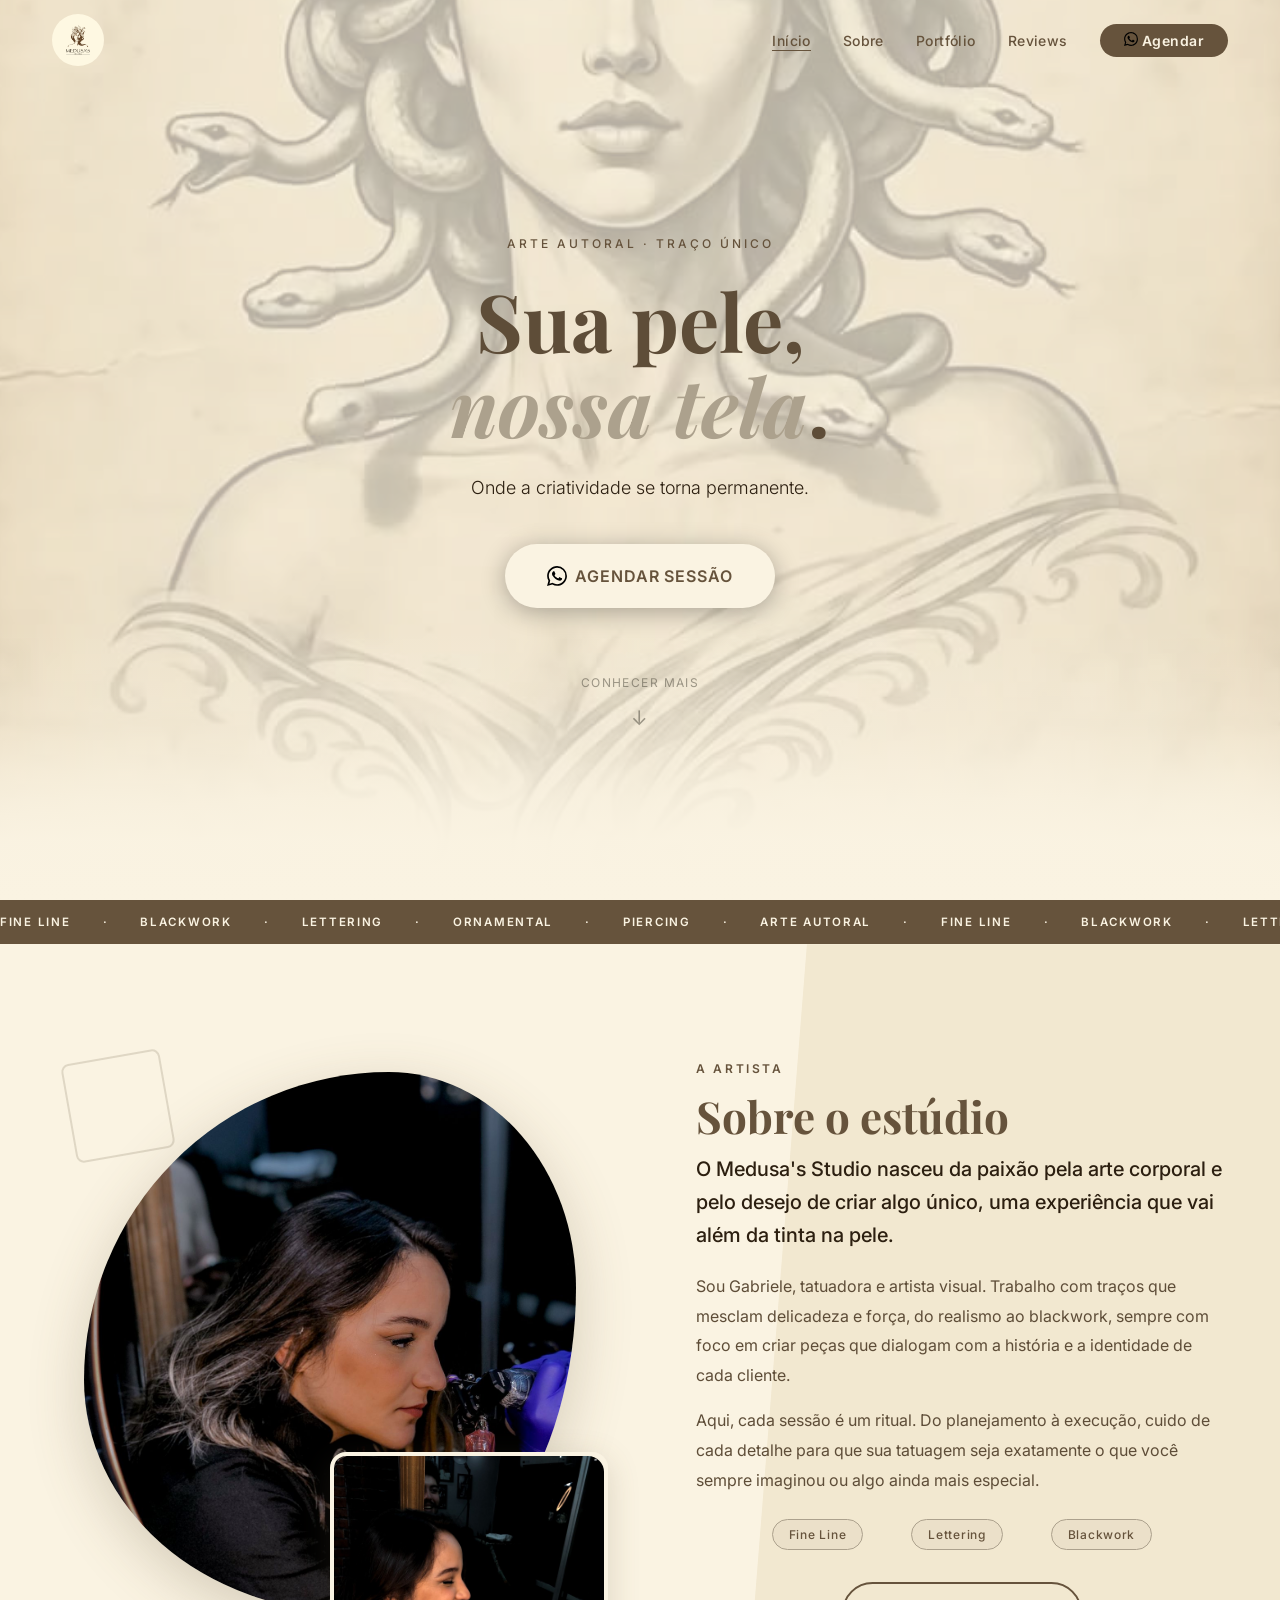
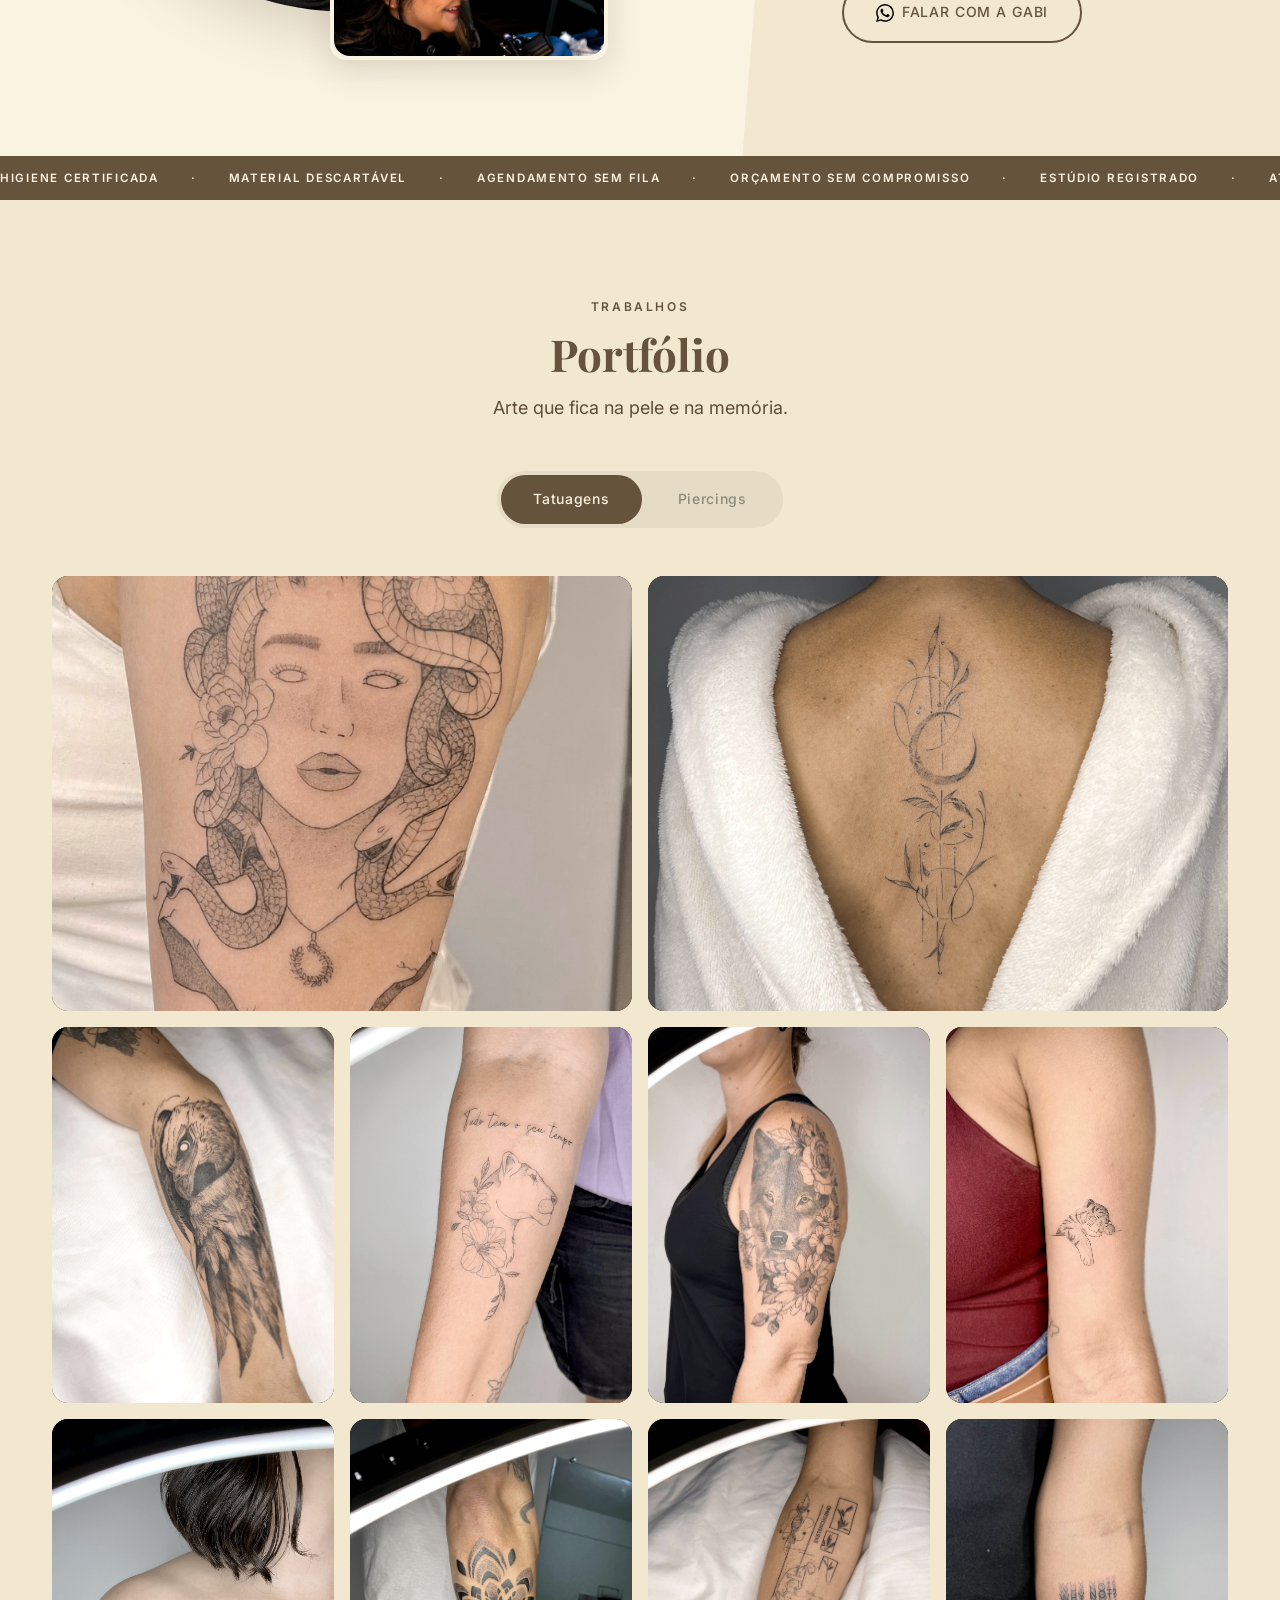
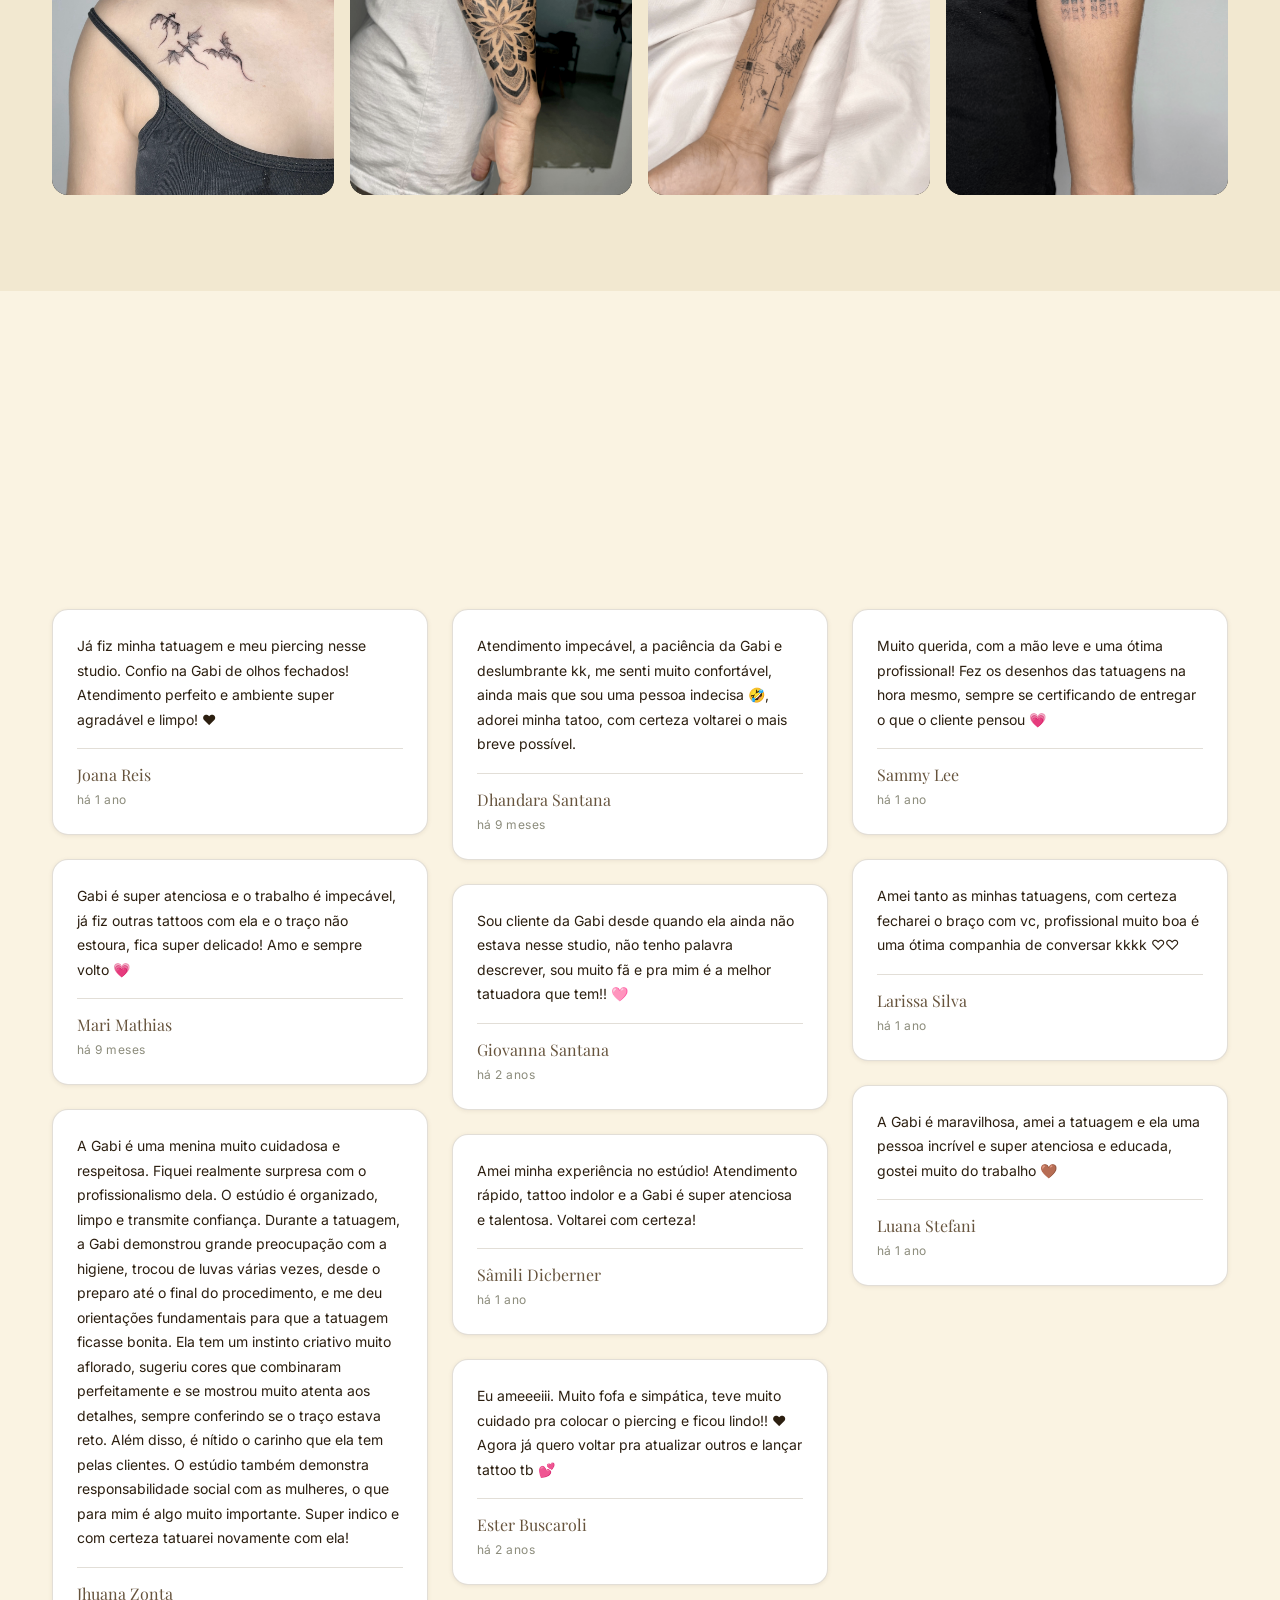
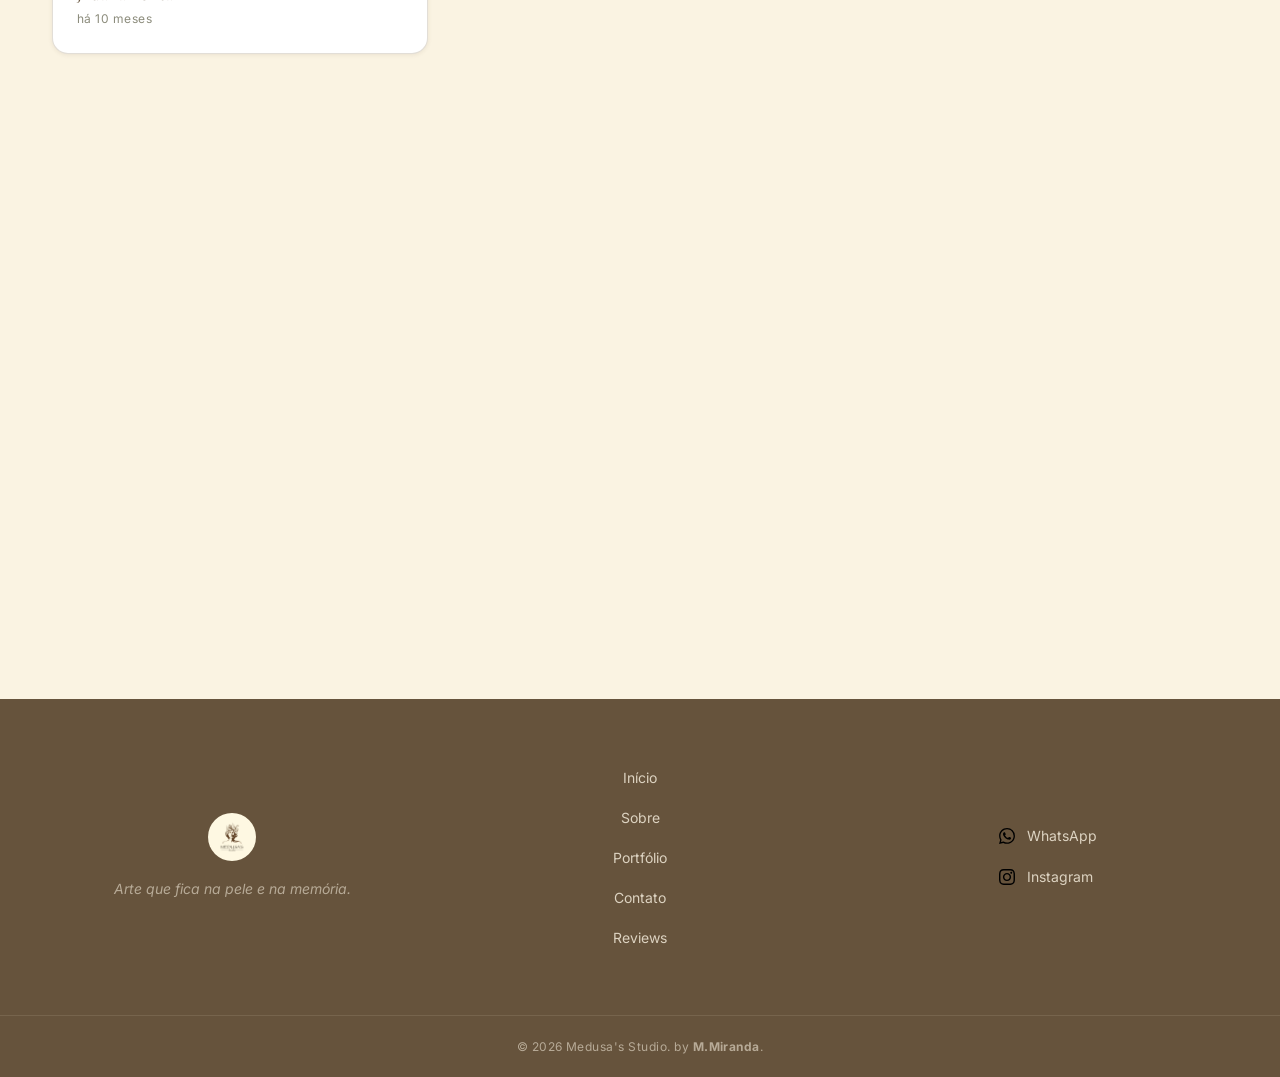
<file: index.html>
<!DOCTYPE html>
<html lang="pt-BR">

<head>
  <meta charset="UTF-8">
  <meta name="viewport" content="width=device-width, initial-scale=1.0">
  <meta name="description"
    content="Medusa's Studio — Estúdio de tatuagem e piercing. Arte autoral com traço único. Agende sua sessão via WhatsApp.">
  <meta name="keywords"
    content="tatuagem, piercing, tattoo studio, Medusa Studio, arte corporal, blackwork, realismo, fine line">
  <meta name="author" content="Medusa's Studio">
  <meta property="og:title" content="Medusa's Studio | Tatuagem & Piercing">
  <meta property="og:description"
    content="Arte autoral com traço único. Estúdio de tatuagem e piercing. Agende sua sessão.">
  <meta property="og:type" content="website">
  <title>Medusa's Studio | Tatuagem & Piercing</title>

  <!-- Google Fonts -->
  <link rel="preconnect" href="https://fonts.googleapis.com">
  <link rel="preconnect" href="https://fonts.gstatic.com" crossorigin>
  <link
    href="https://fonts.googleapis.com/css2?family=Playfair+Display:ital,wght@0,400;0,600;0,700;1,400;1,600&family=Inter:wght@300;400;500;600&display=swap"
    rel="stylesheet">

  <link rel="stylesheet" href="css/style.css">
  <link rel="icon" href="favicon32.png" type="image/png" sizes="32x32">
  <link rel="icon" href="favicon16.png" type="image/png" sizes="16x16">
  <meta name="theme-color" content="#66533c">
</head>

<body>

  <!-- Ícones SVG reutilizáveis (referenciados via <use>) -->
  <svg aria-hidden="true" style="position: absolute; width: 0; height: 0; overflow: hidden;">
    <symbol id="icon-whatsapp" viewBox="0 0 24 24">
      <path
        d="M17.472 14.382c-.297-.149-1.758-.867-2.03-.967-.273-.099-.471-.148-.67.15-.197.297-.767.966-.94 1.164-.173.199-.347.223-.644.075-.297-.15-1.255-.463-2.39-1.475-.883-.788-1.48-1.761-1.653-2.059-.173-.297-.018-.458.13-.606.134-.133.298-.347.446-.52.149-.174.198-.298.298-.497.099-.198.05-.371-.025-.52-.075-.149-.669-1.612-.916-2.207-.242-.579-.487-.5-.669-.51-.173-.008-.371-.01-.57-.01-.198 0-.52.074-.792.372-.272.297-1.04 1.016-1.04 2.479 0 1.462 1.065 2.875 1.213 3.074.149.198 2.096 3.2 5.077 4.487.709.306 1.262.489 1.694.625.712.227 1.36.195 1.871.118.571-.085 1.758-.719 2.006-1.413.248-.694.248-1.289.173-1.413-.074-.124-.272-.198-.57-.347m-5.421 7.403h-.004a9.87 9.87 0 01-5.031-1.378l-.361-.214-3.741.982.998-3.648-.235-.374a9.86 9.86 0 01-1.51-5.26c.001-5.45 4.436-9.884 9.888-9.884 2.64 0 5.122 1.03 6.988 2.898a9.825 9.825 0 012.893 6.994c-.003 5.45-4.437 9.884-9.885 9.884m8.413-18.297A11.815 11.815 0 0012.05 0C5.495 0 .16 5.335.157 11.892c0 2.096.547 4.142 1.588 5.945L.057 24l6.305-1.654a11.882 11.882 0 005.683 1.448h.005c6.554 0 11.89-5.335 11.893-11.893a11.821 11.821 0 00-3.48-8.413z" />
    </symbol>
    <symbol id="icon-instagram" viewBox="0 0 24 24">
      <path
        d="M12 2.163c3.204 0 3.584.012 4.85.07 3.252.148 4.771 1.691 4.919 4.919.058 1.265.069 1.645.069 4.849 0 3.205-.012 3.584-.069 4.849-.149 3.225-1.664 4.771-4.919 4.919-1.266.058-1.644.07-4.85.07-3.204 0-3.584-.012-4.849-.07-3.26-.149-4.771-1.699-4.919-4.92-.058-1.265-.07-1.644-.07-4.849 0-3.204.013-3.583.07-4.849.149-3.227 1.664-4.771 4.919-4.919 1.266-.057 1.645-.069 4.849-.069zm0-2.163c-3.259 0-3.667.014-4.947.072-4.358.2-6.78 2.618-6.98 6.98-.059 1.281-.073 1.689-.073 4.948 0 3.259.014 3.668.072 4.948.2 4.358 2.618 6.78 6.98 6.98 1.281.058 1.689.072 4.948.072 3.259 0 3.668-.014 4.948-.072 4.354-.2 6.782-2.618 6.979-6.98.059-1.28.073-1.689.073-4.948 0-3.259-.014-3.667-.072-4.947-.196-4.354-2.617-6.78-6.979-6.98-1.281-.059-1.69-.073-4.949-.073zm0 5.838c-3.403 0-6.162 2.759-6.162 6.162s2.759 6.163 6.162 6.163 6.162-2.759 6.162-6.163c0-3.403-2.759-6.162-6.162-6.162zm0 10.162c-2.209 0-4-1.79-4-4 0-2.209 1.791-4 4-4s4 1.791 4 4c0 2.21-1.791 4-4 4zm6.406-11.845c-.796 0-1.441.645-1.441 1.44s.645 1.44 1.441 1.44c.795 0 1.439-.645 1.439-1.44s-.644-1.44-1.439-1.44z" />
    </symbol>
    <symbol id="icon-star" viewBox="0 0 24 24">
      <path d="M12 2.5l2.9 5.88 6.49.95-4.7 4.58 1.11 6.46L12 17.32l-5.8 3.05 1.11-6.46-4.7-4.58 6.49-.95L12 2.5z" />
    </symbol>
  </svg>

  <!-- ============================================================
       HEADER — fixo no topo com logo e navegação
  ============================================================ -->
  <header class="header" id="header" role="banner">
    <div class="container header__inner">

      <!-- Logo -->
      <a href="#inicio" class="header__logo" aria-label="Medusa's Studio — Voltar ao início">
        <img src="img/logo-grande.jpg" alt="Medusa's Studio" class="header__logo-img" width="160" height="52">
      </a>

      <!-- Navegação principal -->
      <nav class="nav" id="main-nav" role="navigation" aria-label="Navegação principal">
        <ul class="nav__list" id="nav-list" role="list">
          <li class="nav__item">
            <a href="#inicio" class="nav__link" data-section="inicio">Início</a>
          </li>
          <li class="nav__item">
            <a href="#sobre" class="nav__link" data-section="sobre">Sobre</a>
          </li>
          <li class="nav__item">
            <a href="#portfolio" class="nav__link" data-section="portfolio">Portfólio</a>
          </li>
          <li class="nav__item">
            <a href="#reviews" class="nav__link" data-section="reviews">Reviews</a>
          </li>
          <li class="nav__item">

            <a href="#contato" class="nav__link nav__link--cta" data-section="contato"
              aria-label="Agendar sessão de tatuagem">
              <svg width="14" height="14" focusable="false">
                <use href="#icon-whatsapp"></use>
              </svg>
              Agendar</a>
          </li>
        </ul>
      </nav>

      <!-- Botão hambúrguer (mobile) -->
      <button class="header__toggle" id="menu-toggle" aria-label="Abrir menu de navegação" aria-expanded="false"
        aria-controls="main-nav" type="button">
        <span class="header__toggle-bar" aria-hidden="true"></span>
        <span class="header__toggle-bar" aria-hidden="true"></span>
        <span class="header__toggle-bar" aria-hidden="true"></span>
      </button>

    </div>
  </header>

  <main id="main-content">

    <!-- ============================================================
         HERO — imagem de fundo com overlay e CTA principal
    ============================================================ -->
    <section class="hero" id="inicio" aria-label="Seção principal">

      <!-- Imagem de fundo -->
      <!-- Vídeo sem faixa de áudio (o loop é mudo) e recomprimido: 2,2 MB -> 828 KB.
           O poster segura o hero enquanto o vídeo baixa. Decorativo: não é
           anunciado por leitor de tela nem entra na ordem de foco. -->
      <!-- O ?v= força o navegador a baixar de novo quando o arquivo muda.
           O GitHub Pages manda Cache-Control: max-age=600 e não deixa alterar
           header, então sem isso um visitante fica até 10 min com a versão
           antiga em cache. Incremente ao trocar o vídeo ou o poster. -->
      <video autoplay muted loop playsinline preload="metadata" poster="video/hero-poster.jpg?v=2" aria-hidden="true"
        tabindex="-1" class="hero-video">
        <source src="video/hero.mp4?v=2" type="video/mp4">
      </video>
      <div class="hero-gradient" aria-hidden="true"></div>

      <!-- Degradê que fecha o hero na cor do site. Serve de acabamento e, de
           quebra, camufla a marca d'água que o vídeo tem no canto inferior
           direito (só aparece em tela de celular: em tablet e desktop o corte
           vertical do `cover` já a deixa de fora). -->
      <div class="hero-fade" aria-hidden="true"></div>

      <!-- Conteúdo centralizado -->
      <div class="container hero__content">
        <span class="hero__eyebrow">Arte autoral &middot; Traço único</span>

        <h1 class="hero__title">
          Sua pele,<br><em>nossa tela</em>.
        </h1>

        <p class="hero__subtitle">
          Onde a criatividade se torna permanente.
        </p>

        <a href="https://wa.me/message/OLV7MY5YDZ5KO1?text=Ol%C3%A1%20tudo%20bem%3F%20Gostaria%20de%20fazer%20um%20or%C3%A7amento"
          class="btn btn--hero hero__cta" target="_blank" rel="noopener noreferrer"
          aria-label="Agendar sessão pelo WhatsApp">
          <span class="btn__icon" aria-hidden="true">
            <svg width="20" height="20" focusable="false">
              <use href="#icon-whatsapp"></use>
            </svg>
          </span>
          Agendar sessão
        </a>

        <!-- Indicador de scroll -->
        <a href="#sobre" class="hero__scroll-hint" aria-label="Rolar para conhecer mais">
          <span class="hero__scroll-text">Conhecer mais</span>
          <span class="hero__scroll-arrow" aria-hidden="true">↓</span>
        </a>
      </div>
    </section>

    <!-- MARQUEE STRIP 1 (Primeiro)  -->
    <div class="strip" aria-hidden="true">
      <div class="strip__track" aria-hidden="true">
        <!-- Grupo 1 -->
        <span>Fine Line</span><span>·</span>
        <span>Blackwork</span><span>·</span>
        <span>Lettering</span><span>·</span>
        <span>Ornamental</span><span>·</span>
        <span>Piercing</span><span>·</span>
        <span>Arte Autoral</span><span>·</span>
        <!-- Grupo 2 -->
        <span>Fine Line</span><span>·</span>
        <span>Blackwork</span><span>·</span>
        <span>Lettering</span><span>·</span>
        <span>Ornamental</span><span>·</span>
        <span>Piercing</span><span>·</span>
        <span>Arte Autoral</span><span>·</span>
        <!-- Grupo 3 (garante cobertura em telas largas) -->
        <span>Fine Line</span><span>·</span>
        <span>Blackwork</span><span>·</span>
        <span>Lettering</span><span>·</span>
        <span>Ornamental</span><span>·</span>
        <span>Piercing</span><span>·</span>
        <span>Arte Autoral</span><span>·</span>
        <!-- Grupo 4 (par do grupo 3 para reset suave em -50%) -->
        <span>Fine Line</span><span>·</span>
        <span>Blackwork</span><span>·</span>
        <span>Lettering</span><span>·</span>
        <span>Ornamental</span><span>·</span>
        <span>Piercing</span><span>·</span>
        <span>Arte Autoral</span><span>·</span>
      </div>
    </div>



    <!-- ============================================================
         SOBRE — perfil da artista com fotos e texto
    ============================================================ -->
    <section class="section about" id="sobre" aria-labelledby="about-heading">
      <div class="container about__inner">

        <!-- Bloco de imagens (esquerda) -->
        <div class="about__visuals" data-reveal>
          <div class="about__image-frame">
            <img src="gabi-4.jpg" alt="Gabriele, tatuadora e fundadora do Medusa's Studio" class="about__image-main"
              loading="lazy" width="480" height="600">
          </div>
          <div class="about__image-secondary">
            <img src="gabi-7.jpg" alt="Gabriele em sessão de tatuagem no estúdio" class="about__image-accent"
              loading="lazy" width="220" height="280">
          </div>
          <!-- Ornamento decorativo -->
          <div class="about__deco" aria-hidden="true"></div>
        </div>

        <!-- Bloco de texto (direita) -->
        <div class="about__content" data-reveal data-reveal-delay="2">
          <span class="section__eyebrow">A artista</span>
          <h2 class="section__title" id="about-heading">Sobre o estúdio</h2>

          <p class="about__lead">
            O Medusa's Studio nasceu da paixão pela arte corporal e pelo desejo de criar algo único, uma experiência
            que vai além da tinta na pele.
          </p>
          <p class="about__body">
            Sou Gabriele, tatuadora e artista visual. Trabalho com traços que mesclam delicadeza e força, do realismo ao
            blackwork, sempre com foco em criar peças que dialogam com a história e a identidade de cada cliente.
          </p>
          <p class="about__body">
            Aqui, cada sessão é um ritual. Do planejamento à execução, cuido de cada detalhe para que sua tatuagem seja
            exatamente o que você sempre imaginou ou algo ainda mais especial.
          </p>

          <!-- Tags de especialidade -->
          <ul class="about__badges" aria-label="Especialidades do estúdio" role="list">
            <li class="badge badge--clickable" role="button" tabindex="0" data-src="fine-line.jpg"
              data-caption="Fine Line" aria-label="Ver exemplos de Fine Line">Fine Line</li>
            <li class="badge badge--clickable" role="button" tabindex="0" data-src="lettering.jpg"
              data-caption="Lettering" aria-label="Ver exemplos de Lettering">Lettering</li>
            <li class="badge badge--clickable" role="button" tabindex="0" data-src="blackwork.jpg"
              data-caption="Blackwork" aria-label="Ver exemplos de Blackwork">Blackwork</li>
          </ul>


          <div class="about__cta">
            <a href="https://wa.me/message/OLV7MY5YDZ5KO1?text=Ol%C3%A1%20tudo%20bem%3F%20Gostaria%20de%20fazer%20um%20or%C3%A7amento"
              class="btn btn--outline" target="_blank" rel="noopener noreferrer"
              aria-label="Falar com a Gabi pelo WhatsApp">
              <svg width="18" height="18" focusable="false">
                <use href="#icon-whatsapp"></use>
              </svg>
              Falar com a Gabi
            </a>
          </div>
        </div>

      </div>
    </section>
    <!-- MANIFESTO STRIP 2 (Segundo)  -->
    <div class="strip2" aria-hidden="true">
      <div class="strip__track2" aria-hidden="true">
        <!-- Grupo 1 -->
        <span>Higiene Certificada</span><span>·</span>
        <span>Material Descartável</span><span>·</span>
        <span>Agendamento Sem Fila</span><span>·</span>
        <span>Orçamento Sem Compromisso</span><span>·</span>
        <span>Estúdio Registrado</span><span>·</span>
        <span>Atendimento Personalizado</span><span>·</span>
        <!-- Grupo 2 -->
        <span>Higiene Certificada</span><span>·</span>
        <span>Material Descartável</span><span>·</span>
        <span>Agendamento Sem Fila</span><span>·</span>
        <span>Orçamento Sem Compromisso</span><span>·</span>
        <span>Estúdio Registrado</span><span>·</span>
        <span>Atendimento Personalizado</span><span>·</span>
        <!-- Grupo 3 (garante cobertura em telas largas) -->
        <span>Higiene Certificada</span><span>·</span>
        <span>Material Descartável</span><span>·</span>
        <span>Agendamento Sem Fila</span><span>·</span>
        <span>Orçamento Sem Compromisso</span><span>·</span>
        <span>Estúdio Registrado</span><span>·</span>
        <span>Atendimento Personalizado</span><span>·</span>
        <!-- Grupo 4 (par do grupo 3 para reset suave em -50%) -->
        <span>Higiene Certificada</span><span>·</span>
        <span>Material Descartável</span><span>·</span>
        <span>Agendamento Sem Fila</span><span>·</span>
        <span>Orçamento Sem Compromisso</span><span>·</span>
        <span>Estúdio Registrado</span><span>·</span>
        <span>Atendimento Personalizado</span><span>·</span>
      </div>
    </div>

    <!-- ============================================================
         PORTFÓLIO — tattoos e piercings em grid com modal
    ============================================================ -->
    <section class="section portfolio" id="portfolio" aria-labelledby="portfolio-heading">
      <div class="container">

        <!-- Cabeçalho da seção -->
        <div class="section__header" data-reveal>
          <span class="section__eyebrow">Trabalhos</span>
          <h2 class="section__title" id="portfolio-heading">Portfólio</h2>
          <p class="section__subtitle">Arte que fica na pele e na memória.</p>
        </div>

        <!-- Abas de navegação: Tattoos / Piercings -->
        <div class="portfolio__tabs" role="tablist" aria-label="Filtrar portfólio por categoria" data-reveal>
          <button class="portfolio__tab portfolio__tab--active" role="tab" id="tab-tattoos" aria-selected="true"
            aria-controls="panel-tattoos" data-tab="tattoos" type="button">
            Tatuagens
          </button>
          <button class="portfolio__tab" role="tab" id="tab-piercings" aria-selected="false"
            aria-controls="panel-piercings" data-tab="piercings" type="button">
            Piercings
          </button>
        </div>

        <!-- ——— PAINEL: Tatuagens ——— -->
        <div class="portfolio__panel portfolio__panel--active" id="panel-tattoos" role="tabpanel"
          aria-labelledby="tab-tattoos">
          <div class="portfolio__grid">

            <article class="portfolio__item portfolio__item--featured" data-src="tattoo-medusa.jpg"
              data-caption="Medusa — Fine Line" tabindex="0" role="button"
              aria-label="Ampliar: Tatuagem de Medusa em fine line">
              <div class="portfolio__thumb">
                <img src="tattoo-medusa.jpg" alt="Tatuagem de Medusa em estilo fine line" class="portfolio__img"
                  loading="lazy">
                <div class="portfolio__overlay" aria-hidden="true">
                  <span class="portfolio__overlay-icon">+</span>
                  <span class="portfolio__overlay-label">Medusa</span>
                </div>
              </div>
            </article>

            <article class="portfolio__item portfolio__item--featured" data-src="tattoo-costas.jpg"
              data-caption="Costas — Fine Line" tabindex="0" role="button"
              aria-label="Ampliar: Tatuagem grande nas costas">
              <div class="portfolio__thumb">
                <img src="tattoo-costas.jpg" alt="Tatuagem em fine line nas costas" class="portfolio__img"
                  loading="lazy">
                <div class="portfolio__overlay" aria-hidden="true">
                  <span class="portfolio__overlay-icon">+</span>
                  <span class="portfolio__overlay-label">Autoral</span>
                </div>
              </div>
            </article>

            <article class="portfolio__item" data-src="tattoo-aguia.jpg" data-caption="Águia — Blackwork" tabindex="0"
              role="button" aria-label="Ampliar: Tatuagem de águia em blackwork">
              <div class="portfolio__thumb">
                <img src="tattoo-aguia.jpg" alt="Tatuagem de águia em estilo blackwork" class="portfolio__img"
                  loading="lazy">
                <div class="portfolio__overlay" aria-hidden="true">
                  <span class="portfolio__overlay-icon">+</span>
                  <span class="portfolio__overlay-label">Águia</span>
                </div>
              </div>
            </article>

            <article class="portfolio__item" data-src="tattoo-leoa.jpg" data-caption="Leoa — Fine Line" tabindex="0"
              role="button" aria-label="Ampliar: Tatuagem de leoa">
              <div class="portfolio__thumb">
                <img src="tattoo-leoa.jpg" alt="Tatuagem de leoa em fine line" class="portfolio__img" loading="lazy">
                <div class="portfolio__overlay" aria-hidden="true">
                  <span class="portfolio__overlay-icon">+</span>
                  <span class="portfolio__overlay-label">Leoa</span>
                </div>
              </div>
            </article>

            <article class="portfolio__item" data-src="tattoo-lobo.jpg" data-caption="Lobo — Realismo + Floral"
              tabindex="0" role="button" aria-label="Ampliar: Tatuagem de lobo">
              <div class="portfolio__thumb">
                <img src="tattoo-lobo.jpg" alt="Tatuagem de lobo em realismo" class="portfolio__img" loading="lazy">
                <div class="portfolio__overlay" aria-hidden="true">
                  <span class="portfolio__overlay-icon">+</span>
                  <span class="portfolio__overlay-label">Lobo</span>
                </div>
              </div>
            </article>

            <article class="portfolio__item" data-src="tattoo-tigrinho.jpg" data-caption="Tigre — Fine Line"
              tabindex="0" role="button" aria-label="Ampliar: Tatuagem de tigre em fine line">
              <div class="portfolio__thumb">
                <img src="tattoo-tigrinho.jpg" alt="Tatuagem de tigre em fine line" class="portfolio__img"
                  loading="lazy">
                <div class="portfolio__overlay" aria-hidden="true">
                  <span class="portfolio__overlay-icon">+</span>
                  <span class="portfolio__overlay-label">Tigre</span>
                </div>
              </div>
            </article>

            <article class="portfolio__item" data-src="tattoo-got.jpg" data-caption="Game of Thrones — Fine Line"
              tabindex="0" role="button" aria-label="Ampliar: Tatuagem Game of Thrones">
              <div class="portfolio__thumb">
                <img src="tattoo-got.jpg" alt="Tatuagem inspirada em Game of Thrones" class="portfolio__img"
                  loading="lazy">
                <div class="portfolio__overlay" aria-hidden="true">
                  <span class="portfolio__overlay-icon">+</span>
                  <span class="portfolio__overlay-label">GoT</span>
                </div>
              </div>
            </article>

            <article class="portfolio__item" data-src="tattoo-antebraco.jpg" data-caption="Antebraço — Ornamental"
              tabindex="0" role="button" aria-label="Ampliar: Tatuagem no antebraço">
              <div class="portfolio__thumb">
                <img src="tattoo-antebraco.jpg" alt="Tatuagem no antebraço em ornamental" class="portfolio__img"
                  loading="lazy">
                <div class="portfolio__overlay" aria-hidden="true">
                  <span class="portfolio__overlay-icon">+</span>
                  <span class="portfolio__overlay-label">Ornamental</span>
                </div>
              </div>
            </article>

            <article class="portfolio__item" data-src="tattoo-criada.jpg" data-caption="Original — Arte Autoral"
              tabindex="0" role="button" aria-label="Ampliar: Tatuagem original autoral">
              <div class="portfolio__thumb">
                <img src="tattoo-criada.jpg" alt="Tatuagem de arte autoral original" class="portfolio__img"
                  loading="lazy">
                <div class="portfolio__overlay" aria-hidden="true">
                  <span class="portfolio__overlay-icon">+</span>
                  <span class="portfolio__overlay-label">Autoral</span>
                </div>
              </div>
            </article>

            <article class="portfolio__item" data-src="tattoo-why-not.jpg" data-caption="Why Not? — Lettering"
              tabindex="0" role="button" aria-label="Ampliar: Tatuagem lettering Why Not?">
              <div class="portfolio__thumb">
                <img src="tattoo-why-not.jpg" alt="Tatuagem lettering Why Not?" class="portfolio__img" loading="lazy">
                <div class="portfolio__overlay" aria-hidden="true">
                  <span class="portfolio__overlay-icon">+</span>
                  <span class="portfolio__overlay-label">Why Not?</span>
                </div>
              </div>
            </article>

          </div><!-- /.portfolio__grid -->
        </div><!-- /#panel-tattoos -->

        <!-- ——— PAINEL: Piercings ——— -->
        <div class="portfolio__panel" id="panel-piercings" role="tabpanel" aria-labelledby="tab-piercings" hidden>
          <div class="portfolio__grid portfolio__grid--piercings">

            <article class="portfolio__item" data-src="piercing-helix.jpg" data-caption="Piercing Helix" tabindex="0"
              role="button" aria-label="Ampliar: Piercing Helix">
              <div class="portfolio__thumb">
                <img src="piercing-helix.jpg" alt="Piercing helix na orelha" class="portfolio__img" loading="lazy">
                <div class="portfolio__overlay" aria-hidden="true">
                  <span class="portfolio__overlay-icon">+</span>
                  <span class="portfolio__overlay-label">Helix</span>
                </div>
              </div>
            </article>

            <article class="portfolio__item" data-src="piercing-septo.jpg" data-caption="Piercing Septo" tabindex="0"
              role="button" aria-label="Ampliar: Piercing de septo">
              <div class="portfolio__thumb">
                <img src="piercing-septo.jpg" alt="Piercing no septo nasal" class="portfolio__img" loading="lazy">
                <div class="portfolio__overlay" aria-hidden="true">
                  <span class="portfolio__overlay-icon">+</span>
                  <span class="portfolio__overlay-label">Septo</span>
                </div>
              </div>
            </article>

            <article class="portfolio__item" data-src="piercing-aba.jpg" data-caption="Piercing Aba Nasal" tabindex="0"
              role="button" aria-label="Ampliar: Piercing de aba">
              <div class="portfolio__thumb">
                <img src="piercing-aba.jpg" alt="Piercing de aba" class="portfolio__img" loading="lazy">
                <div class="portfolio__overlay" aria-hidden="true">
                  <span class="portfolio__overlay-icon">+</span>
                  <span class="portfolio__overlay-label">Aba Nasal</span>
                </div>
              </div>
            </article>

            <article class="portfolio__item" data-src="piercing-umbigo.jpg" data-caption="Piercing Umbigo" tabindex="0"
              role="button" aria-label="Ampliar: Piercing de umbigo">
              <div class="portfolio__thumb">
                <img src="piercing-umbigo.jpg" alt="Piercing de umbigo" class="portfolio__img" loading="lazy">
                <div class="portfolio__overlay" aria-hidden="true">
                  <span class="portfolio__overlay-icon">+</span>
                  <span class="portfolio__overlay-label">Umbigo</span>
                </div>
              </div>
            </article>

          </div><!-- /.portfolio__grid--piercings -->
        </div><!-- /#panel-piercings -->

      </div><!-- /.container -->
    </section>


    <!-- ============================================================
         AVALIAÇÕES — texto real das avaliações do Google, escrito no
         próprio HTML. Sem widget de terceiro: nada aqui depende de
         plano, cota ou CDN externo.

         Para atualizar: copie o texto da avaliação no Google e cole em
         um novo <li class="review">, seguindo o mesmo formato.
         A nota e a contagem do topo são conferidas manualmente.
    ============================================================ -->
    <section class="section reviews" id="reviews" aria-labelledby="reviews-heading">
      <div class="container">

        <div class="section__header" data-reveal>
          <span class="section__eyebrow">O que dizem sobre o estúdio</span>
          <h2 class="section__title" id="reviews-heading">Avaliações</h2>

          <p class="reviews__score">
            <span class="reviews__stars" role="img" aria-label="Nota 5,0 de 5">
              <svg width="18" height="18" aria-hidden="true" focusable="false">
                <use href="#icon-star"></use>
              </svg>
              <svg width="18" height="18" aria-hidden="true" focusable="false">
                <use href="#icon-star"></use>
              </svg>
              <svg width="18" height="18" aria-hidden="true" focusable="false">
                <use href="#icon-star"></use>
              </svg>
              <svg width="18" height="18" aria-hidden="true" focusable="false">
                <use href="#icon-star"></use>
              </svg>
              <svg width="18" height="18" aria-hidden="true" focusable="false">
                <use href="#icon-star"></use>
              </svg>
            </span>
            <strong>5,0</strong> &middot; 51 avaliações no Google
          </p>

          <a class="reviews__link" href="https://share.google/kBnSxCoD85EHoPsUg" target="_blank"
            rel="noopener noreferrer">Ver todas no Google</a>
        </div>

        <ul class="reviews__grid" role="list">

          <!-- Ordem pensada para o celular, onde os cards viram uma coluna só:
               as curtas vêm primeiro para o leitor não bater num paredão de
               texto logo na entrada da seção. -->
          <li class="review">
            <figure>
              <blockquote class="review__text">
                <p>Já fiz minha tatuagem e meu piercing nesse studio. Confio na Gabi de olhos fechados! Atendimento
                  perfeito e ambiente super agradável e limpo! ❤️</p>
              </blockquote>
              <figcaption class="review__author">Joana Reis <span class="review__when">há 1 ano</span></figcaption>
            </figure>
          </li>

          <li class="review">
            <figure>
              <blockquote class="review__text">
                <p>Gabi é super atenciosa e o trabalho é impecável, já fiz outras tattoos com ela e o traço não
                  estoura, fica super delicado! Amo e sempre volto 💗</p>
              </blockquote>
              <figcaption class="review__author">Mari Mathias <span class="review__when">há 9 meses</span></figcaption>
            </figure>
          </li>

          <li class="review">
            <figure>
              <blockquote class="review__text">
                <p>A Gabi é uma menina muito cuidadosa e respeitosa. Fiquei realmente surpresa com o profissionalismo
                  dela. O estúdio é organizado, limpo e transmite confiança. Durante a tatuagem, a Gabi demonstrou
                  grande preocupação com a higiene, trocou de luvas várias vezes, desde o preparo até o final do
                  procedimento, e me deu orientações fundamentais para que a tatuagem ficasse bonita. Ela tem um
                  instinto criativo muito aflorado, sugeriu cores que combinaram perfeitamente e se mostrou muito
                  atenta aos detalhes, sempre conferindo se o traço estava reto. Além disso, é nítido o carinho que
                  ela tem pelas clientes. O estúdio também demonstra responsabilidade social com as mulheres, o que
                  para mim é algo muito importante. Super indico e com certeza tatuarei novamente com ela!</p>
              </blockquote>
              <figcaption class="review__author">Jhuana Zonta <span class="review__when">há 10 meses</span></figcaption>
            </figure>
          </li>

          <li class="review">
            <figure>
              <blockquote class="review__text">
                <p>Atendimento impecável, a paciência da Gabi e deslumbrante kk, me senti muito confortável, ainda
                  mais que sou uma pessoa indecisa 🤣, adorei minha tatoo, com certeza voltarei o mais breve
                  possível.</p>
              </blockquote>
              <figcaption class="review__author">Dhandara Santana <span class="review__when">há 9 meses</span>
              </figcaption>
            </figure>
          </li>

          <li class="review">
            <figure>
              <blockquote class="review__text">
                <p>Sou cliente da Gabi desde quando ela ainda não estava nesse studio, não tenho palavra descrever,
                  sou muito fã e pra mim é a melhor tatuadora que tem!! 🩷</p>
              </blockquote>
              <figcaption class="review__author">Giovanna Santana <span class="review__when">há 2 anos</span>
              </figcaption>
            </figure>
          </li>

          <li class="review">
            <figure>
              <blockquote class="review__text">
                <p>Amei minha experiência no estúdio! Atendimento rápido, tattoo indolor e a Gabi é super atenciosa e
                  talentosa. Voltarei com certeza!</p>
              </blockquote>
              <figcaption class="review__author">Sâmili Dicberner <span class="review__when">há 1 ano</span>
              </figcaption>
            </figure>
          </li>

          <li class="review">
            <figure>
              <blockquote class="review__text">
                <p>Eu ameeeiii. Muito fofa e simpática, teve muito cuidado pra colocar o piercing e ficou lindo!! ❤️
                  Agora já quero voltar pra atualizar outros e lançar tattoo tb 💕</p>
              </blockquote>
              <figcaption class="review__author">Ester Buscaroli <span class="review__when">há 2 anos</span>
              </figcaption>
            </figure>
          </li>

          <li class="review">
            <figure>
              <blockquote class="review__text">
                <p>Muito querida, com a mão leve e uma ótima profissional! Fez os desenhos das tatuagens na hora
                  mesmo, sempre se certificando de entregar o que o cliente pensou 💗</p>
              </blockquote>
              <figcaption class="review__author">Sammy Lee <span class="review__when">há 1 ano</span></figcaption>
            </figure>
          </li>

          <li class="review">
            <figure>
              <blockquote class="review__text">
                <p>Amei tanto as minhas tatuagens, com certeza fecharei o braço com vc, profissional muito boa é uma
                  ótima companhia de conversar kkkk ♡♡</p>
              </blockquote>
              <figcaption class="review__author">Larissa Silva <span class="review__when">há 1 ano</span></figcaption>
            </figure>
          </li>

          <li class="review">
            <figure>
              <blockquote class="review__text">
                <p>A Gabi é maravilhosa, amei a tatuagem e ela uma pessoa incrível e super atenciosa e educada,
                  gostei muito do trabalho 🤎</p>
              </blockquote>
              <figcaption class="review__author">Luana Stefani <span class="review__when">há 1 ano</span></figcaption>
            </figure>
          </li>

        </ul>
      </div>
    </section>


    <!-- ============================================================
         CONTATO — WhatsApp em destaque + formulário
    ============================================================ -->
    <section class="section contact" id="contato" aria-labelledby="contact-heading">
      <div class="container contact__inner">

        <!-- Info + WhatsApp -->
        <div class="contact__info" data-reveal>
          <span class="section__eyebrow">Vamos conversar</span>
          <h2 class="section__title" id="contact-heading">Agende sua sessão</h2>

          <p class="contact__description">
            Tem uma ideia em mente? Pronto para transformar sua história em arte?
            Entre em contato pelo WhatsApp, a forma mais rápida de falar com a Gabi.
          </p>

          <!-- Botão WhatsApp de destaque -->
          <a href="https://wa.me/message/OLV7MY5YDZ5KO1?text=Ol%C3%A1%20tudo%20bem%3F%20Gostaria%20de%20fazer%20um%20or%C3%A7amento"
            class="btn btn--whatsapp" target="_blank" rel="noopener noreferrer" id="whatsapp-cta"
            aria-label="Entrar em contato pelo WhatsApp">
            <span class="btn__icon" aria-hidden="true">
              <svg width="22" height="22" focusable="false">
                <use href="#icon-whatsapp"></use>
              </svg>
            </span>
            Chamar no WhatsApp
          </a>

          <!-- Links sociais -->
          <div class="contact__socials" aria-label="Redes sociais">
            <div class="contact__socials-list">
              <a href="https://www.instagram.com/medusasstudio/" class="contact__social-link" target="_blank"
                rel="noopener noreferrer" aria-label="Instagram do Medusa's Studio">
                <svg width="18" height="18" aria-hidden="true" focusable="false">
                  <use href="#icon-instagram"></use>
                </svg>
                @medusasstudio
              </a>
            </div>
          </div>
        </div><!-- /.contact__info -->
      </div><!-- /.contact__inner -->
    </section>

  </main><!-- /#main-content -->

  <!-- ============================================================
       FOOTER — logo, links, redes e copyright
  ============================================================ -->
  <footer class="footer" role="contentinfo">
    <div class="container footer__inner">

      <!-- Marca -->
      <div class="footer__brand">
        <a href="#inicio" class="footer__logo-link" aria-label="Medusa's Studio — Topo da página">
          <img src="img/logo-grande.jpg" alt="Medusa's Studio" class="footer__logo-img" width="140" height="46">
        </a>
        <p class="footer__tagline">Arte que fica na pele e na memória.</p>
      </div>

      <!-- Navegação do footer -->
      <nav class="footer__nav" aria-label="Mapa do site">
        <ul class="footer__nav-list" role="list">
          <li><a href="#inicio" class="footer__nav-link">Início</a></li>
          <li><a href="#sobre" class="footer__nav-link">Sobre</a></li>
          <li><a href="#portfolio" class="footer__nav-link">Portfólio</a></li>
          <li><a href="#contato" class="footer__nav-link">Contato</a></li>
          <li><a href="#reviews" class="footer__nav-link">Reviews</a></li>
        </ul>
      </nav>

      <!-- Redes sociais -->
      <div class="footer__socials" aria-label="Redes sociais">
        <a href="https://wa.me/message/OLV7MY5YDZ5KO1?text=Ol%C3%A1%20tudo%20bem%3F%20Gostaria%20de%20fazer%20um%20or%C3%A7amento"
          class="footer__social-link" target="_blank" rel="noopener noreferrer"
          aria-label="WhatsApp do Medusa's Studio">
          <svg width="16" height="16" aria-hidden="true" focusable="false">
            <use href="#icon-whatsapp"></use>
          </svg>
          WhatsApp
        </a>
        <a href="https://www.instagram.com/medusasstudio/" class="footer__social-link" target="_blank"
          rel="noopener noreferrer" aria-label="Instagram do Medusa's Studio">
          <svg width="16" height="16" aria-hidden="true" focusable="false">
            <use href="#icon-instagram"></use>
          </svg>
          Instagram
        </a>
      </div>

    </div><!-- /.footer__inner -->

    <div class="footer__bottom">
      <div class="container">
        <p class="footer__copy">
          &copy; 2026 Medusa's Studio. by <strong><a href="https://www.linkedin.com/in/mateus-miranda-117b8515b/"
              target="_blank" rel="noopener noreferrer" aria-label="LinkedIn de M.Miranda">M.Miranda</a></strong>.
        </p>
      </div>
    </div>
  </footer>

  <!-- ============================================================
       WHATSAPP FLUTUANTE — aparece depois que o visitante rola
  ============================================================ -->
  <a class="float-wpp" id="float-wpp"
    href="https://wa.me/message/OLV7MY5YDZ5KO1?text=Ol%C3%A1%20tudo%20bem%3F%20Gostaria%20de%20fazer%20um%20or%C3%A7amento"
    target="_blank" rel="noopener noreferrer" aria-label="Falar no WhatsApp">
    <svg width="26" height="26" aria-hidden="true" focusable="false">
      <use href="#icon-whatsapp"></use>
    </svg>
  </a>

  <!-- ============================================================
       MODAL — exibição ampliada das imagens do portfólio
  ============================================================ -->
  <div class="modal" id="portfolio-modal" role="dialog" aria-modal="true" aria-label="Imagem ampliada do portfólio"
    hidden>
    <div class="modal__backdrop" id="modal-backdrop" aria-hidden="true"></div>
    <div class="modal__container">
      <button class="modal__close" id="modal-close-btn" type="button" aria-label="Fechar imagem ampliada">
        <svg width="22" height="22" viewBox="0 0 24 24" fill="none" stroke="currentColor" stroke-width="2"
          stroke-linecap="round" aria-hidden="true" focusable="false">
          <line x1="18" y1="6" x2="6" y2="18" />
          <line x1="6" y1="6" x2="18" y2="18" />
        </svg>
      </button>
      <figure class="modal__figure">
        <!-- Sem atributo src: um src="" faz o browser requisitar a própria
             página como se fosse imagem. O JS define o src ao abrir o modal. -->
        <img alt="" class="modal__image" id="modal-img">
        <figcaption class="modal__caption" id="modal-caption"></figcaption>
      </figure>
    </div>
  </div>

  <script src="js/script.js"></script>
</body>

</html>
</file>
<file: css/style.css>
/* ============================================================
   MEDUSA'S STUDIO — style.css
   Metodologia: BEM + Custom Properties (CSS Variables)
   Estrutura:
     1.  Design Tokens (:root)
     2.  Reset & Base
     3.  Utilitários
     4.  Animações (@keyframes)
     5.  Botões (.btn)
     6.  Seção compartilhada (.section)
     7.  Header (.header / .nav)
     8.  Hero (.hero)
     9.  Sobre (.about)
     10. Portfólio (.portfolio)
     11. Contato (.contact / .form)
     12. Footer (.footer)
     13. Modal (.modal)
     14. Responsividade (breakpoints)
   ============================================================ */

/* ============================================================
   1. DESIGN TOKENS
   ============================================================ */
:root {
  /* --- Paleta principal (obrigatória) --- */
  --color-bg: #faf3e2;
  --color-primary: #66533c;
  --color-secondary: #aca18d;
  --color-accent: #978c74;
  --color-neutral: #8c8c7c;


  /* --- Cores derivadas / de apoio --- */
  --color-bg-alt: #f2e8d0;
  --color-bg-deep: #ecddc4;
  --color-dark: #1a1208;
  --color-text: #2c1f10;
  --color-text-muted: #5e4d38;
  --color-white: #ffffff;
  --color-border: rgba(172, 161, 141, 0.35);
  --color-shadow-raw: 102, 83, 60;
  --color-hero-text: #f7f1e3;
  --color-hero-text-muted: #d8ccb6;


  /* usado em rgba() */
  --color-wpp: #25D366;
  --color-wpp-hover: #1da851;

  /* --- Tipografia --- */
  --font-serif: 'Playfair Display', Georgia, 'Times New Roman', serif;
  --font-sans: 'Inter', 'Helvetica Neue', Arial, sans-serif;

  --text-xs: 0.75rem;
  /* 12px */
  --text-sm: 0.875rem;
  /* 14px */
  --text-base: 1rem;
  /* 16px */
  --text-md: 1.125rem;
  /* 18px */
  --text-lg: 1.25rem;
  /* 20px */
  --text-xl: 1.5rem;
  /* 24px */
  --text-2xl: 2rem;
  /* 32px */
  --text-3xl: 2.75rem;
  /* 44px */
  --text-4xl: 3.5rem;
  /* 56px */
  --text-5xl: 5rem;
  /* 80px */

  /* --- Espaçamento modular --- */
  --sp-1: 0.25rem;
  --sp-2: 0.5rem;
  --sp-3: 0.75rem;
  --sp-4: 1rem;
  --sp-5: 1.25rem;
  --sp-6: 1.5rem;
  --sp-8: 2rem;
  --sp-10: 2.5rem;
  --sp-12: 3rem;
  --sp-16: 4rem;
  --sp-20: 5rem;
  --sp-24: 6rem;
  --sp-32: 8rem;

  /* --- Layout --- */
  --container-max: 1240px;
  --container-pad: 1.5rem;
  --header-h: 80px;

  /* --- Bordas arredondadas --- */
  --r-sm: 4px;
  --r-md: 8px;
  --r-lg: 16px;
  --r-xl: 24px;
  --r-full: 9999px;
  /* border-radius orgânico para as fotos da Gabi */
  --r-organic: 62% 38% 46% 54% / 57% 40% 60% 43%;
  --r-organic-alt: 42% 58% 70% 30% / 45% 67% 33% 55%;

  /* --- Sombras --- */
  --shadow-sm: 0 1px 4px rgba(var(--color-shadow-raw), 0.10);
  --shadow-md: 0 4px 16px rgba(var(--color-shadow-raw), 0.14);
  --shadow-lg: 0 8px 32px rgba(var(--color-shadow-raw), 0.20);
  --shadow-xl: 0 16px 56px rgba(var(--color-shadow-raw), 0.24);

  /* --- Transições --- */
  --t-fast: 0.15s ease;
  --t-med: 0.30s ease;
  --t-slow: 0.60s cubic-bezier(0.4, 0, 0.2, 1);

  /* --- Z-index --- */
  --z-base: 0;
  --z-overlay: 10;
  --z-header: 100;
  --z-modal: 200;
}


/* ============================================================
   2. RESET & BASE
   ============================================================ */
*,
*::before,
*::after {
  box-sizing: border-box;
  margin: 0;
  padding: 0;
}

html {
  scroll-behavior: smooth;
  font-size: 16px;
  -webkit-text-size-adjust: 100%;

}

body {
  font-family: var(--font-sans);
  font-size: var(--text-base);
  line-height: 1.75;
  color: var(--color-text);
  background-color: var(--color-bg);
  overflow-x: hidden;
  -webkit-font-smoothing: antialiased;
  -moz-osx-font-smoothing: grayscale;
}

img {
  max-width: 100%;
  height: auto;
  display: block;
}

a {
  color: inherit;
  text-decoration: none;
  transition: color var(--t-fast);
}

ul {
  list-style: none;
}

button {
  cursor: pointer;
  border: none;
  background: none;
  font-family: inherit;
  font-size: inherit;
  line-height: inherit;
}

input,
textarea,
select {
  font-family: inherit;
  font-size: inherit;
}


/* ============================================================
   3. UTILITÁRIOS
   ============================================================ */

/* Container */
.container {
  width: 100%;
  max-width: var(--container-max);
  margin-inline: auto;
  padding-inline: var(--container-pad);
}

/* Offset de âncora — mantém o hash funcional (#portfolio) sob o header fixo */
section[id] {
  scroll-margin-top: var(--header-h);
}

/* Visually Hidden — acessibilidade */
.sr-only {
  position: absolute;
  width: 1px;
  height: 1px;
  padding: 0;
  margin: -1px;
  overflow: hidden;
  clip: rect(0, 0, 0, 0);
  white-space: nowrap;
  border-width: 0;
}


/* ============================================================
   4. ANIMAÇÕES (@keyframes)
   ============================================================ */

@keyframes fadeInUp {
  from {
    opacity: 0;
    transform: translateY(28px);
  }

  to {
    opacity: 1;
    transform: translateY(0);
  }
}

@keyframes fadeIn {
  from {
    opacity: 0;
  }

  to {
    opacity: 1;
  }
}

@keyframes scaleIn {
  from {
    opacity: 0;
    transform: scale(0.94);
  }

  to {
    opacity: 1;
    transform: scale(1);
  }
}

@keyframes bouncY {

  0%,
  100% {
    transform: translateY(0);
  }

  50% {
    transform: translateY(8px);
  }
}

/* Classe base para revelar com scroll (aplicada via JS) */
.reveal {
  opacity: 0;
  transform: translateY(28px);
  transition: opacity var(--t-slow), transform var(--t-slow);
}

.reveal.is-visible {
  opacity: 1;
  transform: translateY(0);
}

.reveal[data-reveal-delay="2"] {
  transition-delay: 0.15s;
}

.reveal[data-reveal-delay="3"] {
  transition-delay: 0.30s;
}

.reveal[data-reveal-delay="4"] {
  transition-delay: 0.45s;
}


/* ============================================================
   5. BOTÕES (.btn) — BEM Block
   ============================================================ */

.btn {
  display: inline-flex;
  align-items: center;
  gap: var(--sp-2);
  padding: var(--sp-4) var(--sp-8);
  border-radius: var(--r-full);
  font-family: var(--font-sans);
  font-size: var(--text-sm);
  font-weight: 500;
  letter-spacing: 0.06em;
  text-transform: uppercase;
  cursor: pointer;
  white-space: nowrap;
  transition: background var(--t-med), color var(--t-med),
    transform var(--t-fast), box-shadow var(--t-med);
  position: relative;
  overflow: hidden;
  border: 2px solid transparent;
}

/* Ripple sutil */
.btn::after {
  content: '';
  position: absolute;
  inset: 0;
  background: rgba(255, 255, 255, 0.10);
  opacity: 0;
  transition: opacity var(--t-fast);
}

.btn:hover::after {
  opacity: 1;
}

.btn:active {
  transform: scale(0.98);
}

/* Outline */
.btn--outline {
  background: transparent;
  color: var(--color-primary);
  border-color: var(--color-primary);
}

.btn--outline:hover {
  background: var(--color-primary);
  color: var(--color-bg);
  transform: translateY(-2px);
}

/* Hero CTA (fundo claro sobre imagem escura) */
.btn--hero {
  background: var(--color-bg);
  color: var(--color-primary);
  font-size: var(--text-base);
  font-weight: 600;
  padding: var(--sp-4) var(--sp-10);
  box-shadow: 0 4px 24px rgba(0, 0, 0, 0.30);
}

.btn--hero:hover {
  background: var(--color-secondary);
  color: var(--color-bg);
  transform: translateY(-3px);
  box-shadow: 0 10px 36px rgba(0, 0, 0, 0.40);
}

/* WhatsApp */
.btn--whatsapp {
  background: var(--color-wpp);
  color: var(--color-white);
  font-size: var(--text-md);
  font-weight: 600;
  padding: var(--sp-5) var(--sp-10);
  box-shadow: 0 4px 20px rgba(37, 211, 102, 0.32);
}

.btn--whatsapp:hover {
  background: var(--color-wpp-hover);
  transform: translateY(-3px);
  box-shadow: 0 10px 32px rgba(37, 211, 102, 0.44);
}

/* Ícone dentro do botão */
.btn__icon {
  display: flex;
  align-items: center;
  flex-shrink: 0;
}


/* ============================================================
   6. SEÇÃO COMPARTILHADA (.section)
   ============================================================ */

.section {
  padding-block: var(--sp-24);
}

/* Cabeçalho centralizado de seção */
.section__header {
  margin-bottom: var(--sp-12);
  display: flex;
  flex-direction: column;
  align-items: center;
}

/* Rótulo pequeno acima do título */
.section__eyebrow {
  display: flex;
  align-items: center;
  font-family: var(--font-sans);
  font-size: var(--text-xs);
  font-weight: 600;
  letter-spacing: 0.22em;
  text-transform: uppercase;
  color: var(--color-primary);
  margin-bottom: var(--sp-3);
}

/* H2 das seções */
.section__title {
  font-family: var(--font-serif);
  font-size: clamp(var(--text-2xl), 4vw, var(--text-3xl));
  font-weight: 700;
  color: var(--color-primary);
  line-height: 1.15;
  margin-bottom: var(--sp-3);
}

.section__subtitle {
  font-size: var(--text-md);
  color: var(--color-text-muted);
  max-width: 500px;
  margin-inline: auto;
}


/* ============================================================
   7. HEADER (.header) e NAVEGAÇÃO (.nav)
   ============================================================ */

.header {
  position: fixed;
  inset-block-start: 0;
  inset-inline: 0;
  z-index: var(--z-header);
  height: var(--header-h);
  display: flex;
  align-items: center;
  transition: background var(--t-med), box-shadow var(--t-med);
  /* Transparente sobre o hero */
  background: transparent;
}

/* Estado: usuário rolou a página */
.header.is-scrolled {
  background: rgba(250, 243, 226, 0.96);
  backdrop-filter: blur(14px);
  -webkit-backdrop-filter: blur(14px);
  box-shadow: 0 1px 0 var(--color-border), var(--shadow-sm);
}

.header__inner {
  display: flex;
  align-items: center;
  justify-content: space-between;
  width: 100%;
}

/* Logo */
.header__logo {
  flex-shrink: 0;
  display: flex;
  align-items: center;
}

.header__logo-img {
  height: 52px;
  width: auto;
  object-fit: contain;
  transition: opacity var(--t-fast);
  border-radius: 50%;
}

.header__logo:hover .header__logo-img {
  opacity: 0.80;
}

/* Lista de navegação */
.nav__list {
  display: flex;
  align-items: center;
  gap: var(--sp-8);
}

/* Link de navegação */
.nav__link {
  font-size: var(--text-sm);
  font-weight: 500;
  letter-spacing: 0.03em;
  color: var(--color-primary);
  /* claro sobre hero */
  position: relative;
  padding-block-end: 2px;
  transition: color var(--t-fast);
}

/* Quando o header está com fundo: links escuros */
.header.is-scrolled .nav__link {
  color: var(--color-primary);
}

/* Sublinhado animado */
.nav__link::after {
  content: '';
  position: absolute;
  bottom: 0;
  left: 0;
  width: 0;
  height: 1px;
  background: currentColor;
  transition: width var(--t-med);
}

.nav__link:hover::after,
.nav__link.is-active::after {
  width: 100%;
}

/* Link CTA dentro da nav (botão) */
.nav__link--cta {
  background: var(--color-primary);
  color: var(--color-bg) !important;
  padding: var(--sp-2) var(--sp-6);
  border-radius: var(--r-full);
  font-weight: 600;
}

.nav__link--cta::after {
  display: none;
}

.nav__link--cta:hover {
  background: #4d3b28;
  transform: translateY(-1px);
}

/* Botão hambúrguer (escondido no desktop) */
.header__toggle {
  display: none;
  flex-direction: column;
  gap: 5px;
  padding: var(--sp-2);
}

.header__toggle-bar {
  display: block;
  width: 24px;
  height: 2px;
  background: var(--color-primary);
  border-radius: 2px;
  transition: transform var(--t-med), opacity var(--t-fast), background var(--t-med);
  transform-origin: center;
}

.header.is-scrolled .header__toggle-bar {
  background: var(--color-primary);
}

/* Estado aberto do hambúrguer: forma X */
.header__toggle.is-open .header__toggle-bar:nth-child(1) {
  transform: translateY(7px) rotate(45deg);
}

.header__toggle.is-open .header__toggle-bar:nth-child(2) {
  opacity: 0;
  transform: scaleX(0);
}

.header__toggle.is-open .header__toggle-bar:nth-child(3) {
  transform: translateY(-7px) rotate(-45deg);
}


/* ============================================================
   8. HERO (.hero)
   ============================================================ */



.hero-gradient {
  position: absolute;
  inset: 0;
  z-index: 0;
  background: rgba(250, 243, 226, 0.72);
}

/* Fecha a base do hero na cor do site.
   A marca d'água do vídeo fica a ~93% da altura, e o indicador "conhecer
   mais" termina a ~83%: por isso o degradê só começa a pesar depois disso.
   Fica atrás de .hero__content (z-index 1), então cobre o vídeo sem lavar
   o texto. */
.hero-fade {
  position: absolute;
  inset-inline: 0;
  bottom: 0;
  height: 30%;
  z-index: 0;
  pointer-events: none;
  background: linear-gradient(to bottom,
      rgba(250, 243, 226, 0) 0%,
      rgba(250, 243, 226, 0.35) 38%,
      rgba(250, 243, 226, 0.80) 62%,
      rgba(250, 243, 226, 0.97) 78%,
      var(--color-bg) 100%);
}

.hero-video {
  position: absolute;
  inset: 0;
  width: 100%;
  height: 100%;
  object-fit: cover;
  z-index: 0;
  opacity: 1;
  /* O vídeo é retrato (720x1280). Numa tela de celular, também retrato, o
     `cover` sobra na largura e precisa cortar as laterais — com
     `object-position: right` o corte saía todo do lado esquerdo e a Medusa
     ficava deslocada. Centralizado, o corte fica dividido nos dois lados.
     No desktop a caixa é larga e o corte é vertical, então o eixo
     horizontal não muda nada lá. */
  object-position: center;
  /* Sem blur: o vídeo aparece nítido. saturate/brightness são mantidos —
     é o brightness que garante contraste do texto sobre o véu creme. */
  filter: saturate(0.9) brightness(1.1);
  /* O scale existia só para esconder as bordas suaves do blur. */
  transform: scale(1.02);
}


.hero {
  position: relative;
  min-height: 100vh;
  display: flex;
  align-items: center;
  justify-content: center;
  overflow: hidden;
}

/* Conteúdo */
.hero__content {
  position: relative;
  z-index: 1;
  padding-block: calc(var(--header-h) + var(--sp-16)) var(--sp-20);
  text-align: center;
  color: var(--color-bg);
}

.hero__eyebrow {
  display: inline-block;
  font-size: var(--text-xs);
  font-weight: 500;
  letter-spacing: 0.25em;
  text-transform: uppercase;
  color: var(--color-primary);
  margin-bottom: var(--sp-6);
  animation: fadeInUp 0.8s ease both;
  animation-delay: 0.2s;
}

.hero__title {
  font-family: var(--font-serif);
  font-size: clamp(var(--text-4xl), 9vw, var(--text-5xl));
  font-weight: 700;
  line-height: 1.06;
  color: var(--color-text-muted);
  margin-bottom: var(--sp-6);
  animation: fadeInUp 0.8s ease both;
  animation-delay: 0.3s;
}

/* Itálico do H1 com cor de destaque */
.hero__title em {
  font-style: italic;
  color: var(--color-secondary);
}

.hero__subtitle {
  font-size: var(--text-md);
  font-weight: 300;
  color: var(--color-text);
  max-width: 480px;
  margin-inline: auto;
  margin-bottom: var(--sp-10);
  animation: fadeInUp 0.8s ease both;
  animation-delay: 0.4s;
}

.hero__cta {
  animation: fadeInUp 0.8s ease both;
  animation-delay: 0.5s;
}

/* Indicador de scroll */
.hero__scroll-hint {
  display: grid;
  flex-direction: column;
  align-items: center;
  gap: var(--sp-2);
  margin-top: var(--sp-16);
  color: rgba(70, 65, 53, 0.5);
  font-size: var(--text-xs);
  letter-spacing: 0.12em;
  text-transform: uppercase;
  transition: color var(--t-fast);
  animation: fadeInUp 0.8s ease both;
  animation-delay: 0.5s;
}

.hero__scroll-hint:hover {
  color: var(--color-primary);
}

.hero__scroll-arrow {
  font-size: var(--text-lg);
  animation: bouncY 2.2s ease-in-out infinite;
}

/* ===== KEYFRAMES ===== */
@keyframes marquee {
  from {
    transform: translate3d(0, 0, 0);
  }

  to {
    transform: translate3d(-50%, 0, 0);
  }
}


/* =============================================
   MARQUEE STRIP 1 (Primeiro)
   ============================================= */
.strip {
  background: var(--color-primary);
  padding: 0.75rem 0;
  overflow: hidden;
}

.strip__track {
  display: flex;
  gap: 2rem;
  width: max-content;
  animation: marquee 80s linear infinite;
  font-size: 0.72rem;
  letter-spacing: 0.15em;
  text-transform: uppercase;
  color: var(--color-bg);
  font-weight: 600;
}

/* MARQUEE STRIP 2 (Segundo)  */
.strip2 {
  background: var(--color-primary);
  padding: 0.75rem 0;
  overflow: hidden;
}

.strip__track2 {
  display: flex;
  gap: 2rem;
  width: max-content;
  animation: marquee 80s linear infinite reverse;
  font-size: 0.72rem;
  letter-spacing: 0.15em;
  text-transform: uppercase;
  color: var(--color-bg);
  font-weight: 600;
}


/* ============================================================
   9. SOBRE (.about)
   ============================================================ */

.about {
  background: var(--color-bg);
  overflow: hidden;
}

/* Plano de fundo decorativo */
.about::before {
  content: '';
  position: absolute;
  inset-block: 0;
  inset-inline-end: 0;
  width: 42%;
  background: var(--color-bg-alt);
  clip-path: polygon(12% 0, 100% 0, 100% 100%, 0% 100%);
}

.about {
  position: relative;
}

/* Grid principal: imagens | texto */
.about__inner {
  position: relative;
  z-index: 1;
  display: grid;
  grid-template-columns: 1fr 1fr;
  gap: var(--sp-16);
  align-items: center;
}

/* — Imagens — */
.about__visuals {
  position: relative;
  padding: var(--sp-8) var(--sp-8) var(--sp-12);
}

/* Moldura da foto principal */
.about__image-frame {
  position: relative;
  z-index: 2;
}

/* Foto principal com border-radius orgânico */
.about__image-main {
  width: 100%;
  height: 540px;
  object-fit: cover;
  object-position: top center;
  border-radius: var(--r-organic);
  box-shadow: var(--shadow-xl);
  transition: border-radius 0.8s ease;
}

.about__image-main:hover {
  border-radius: var(--r-organic-alt);
}

/* Foto de acento (menor, posicionada) */
.about__image-secondary {
  position: absolute;
  bottom: 0;
  right: 0;
  width: 50%;
  z-index: 3;
  border-radius: var(--r-lg);
  overflow: hidden;
  box-shadow: var(--shadow-lg);
  border: 4px solid var(--color-bg);
}

.about__image-accent {
  width: 100%;
  height: 200px;
  object-fit: cover;
  object-position: top;
  border-radius: var(--r-lg);
  transition: transform var(--t-slow);
}

.about__image-secondary:hover .about__image-accent {
  transform: scale(1.05);
}

/* Ornamento geométrico decorativo */
.about__deco {
  position: absolute;
  top: var(--sp-4);
  left: var(--sp-4);
  width: 100px;
  height: 100px;
  border: 2px solid var(--color-secondary);
  border-radius: var(--r-md);
  opacity: 0.35;
  transform: rotate(-10deg);
  z-index: 1;
}

/* — Conteúdo textual — */
.about__content {
  padding-inline-start: var(--sp-6);
}

/* Linha divisória decorativa */
.about__rule {
  width: 56px;
  height: 2px;
  background: linear-gradient(to right, var(--color-primary), var(--color-secondary));
  border-radius: var(--r-full);
  margin-bottom: var(--sp-6);
  margin-top: var(--sp-2);
}

.about__lead {
  font-size: var(--text-lg);
  font-weight: 500;
  color: var(--color-text);
  line-height: 1.65;
  margin-bottom: var(--sp-5);
  text-align: left;
  text-wrap: pretty;
}

.about__body {
  font-size: var(--text-base);
  color: var(--color-text-muted);
  line-height: 1.85;
  margin-bottom: var(--sp-4);
  text-align: left;
  text-wrap: pretty;
}

/* Bloco de fatos objetivos (Especialidades / Material / Acompanhamento) */
.facts {
  display: grid;
  grid-template-columns: repeat(3, minmax(0, 1fr));
  gap: var(--sp-4);
  width: 100%;
  margin-block: var(--sp-8) var(--sp-2);
  padding-block: var(--sp-6);
  border-block: 1px solid var(--color-border);
  text-align: left;
}

.facts__label {
  font-size: var(--text-xs);
  font-weight: 600;
  letter-spacing: 0.14em;
  text-transform: uppercase;
  color: var(--color-text-muted);
  margin-bottom: var(--sp-1);
}

.facts__value {
  font-family: var(--font-serif);
  font-size: var(--text-md);
  line-height: 1.3;
  color: var(--color-primary);
}

/* Tags de especialidade */
.about__badges {
  display: flex;
  flex-wrap: wrap;
  gap: var(--sp-12);
  margin-top: var(--sp-6);
  margin-bottom: var(--sp-8);
  justify-content: center;
}

.badge {
  display: flex;
  align-items: center;
  padding: var(--sp-1) var(--sp-4);
  border: 1.5px solid var(--color-secondary);
  border-radius: var(--r-full);
  font-size: var(--text-xs);
  font-weight: 500;
  letter-spacing: 0.06em;
  color: var(--color-primary);
  background: rgba(172, 161, 141, 0.10);
  cursor: default;
  transition: background var(--t-fast), color var(--t-fast), border-color var(--t-fast);
}

.badge:hover {
  background: var(--color-primary);
  color: var(--color-bg);
  border-color: var(--color-primary);
}

/* Modifier: badge clicável (abre modal) */
.badge--clickable {
  cursor: pointer;
  transition: background var(--t-med), color var(--t-med),
    border-color var(--t-med), transform var(--t-fast), box-shadow var(--t-fast);
}

.badge--clickable:hover {
  background: var(--color-primary);
  color: var(--color-bg);
  border-color: var(--color-primary);
  transform: translateY(-2px);
  box-shadow: 0 4px 14px rgba(var(--color-shadow-raw), 0.22);
}

.badge--clickable:active {
  transform: scale(0.97);
}

.badge--clickable:focus-visible {
  outline: 2px solid var(--color-primary);
  outline-offset: 3px;
}

.about__cta {
  display: flex;
  justify-content: center;
}


/* ============================================================
   10. PORTFÓLIO (.portfolio)
   ============================================================ */

.portfolio {
  background: var(--color-bg-alt);
}

/* — Tabs — */
.portfolio__tabs {
  display: flex;
  justify-content: center;
  gap: var(--sp-1);
  background: rgba(172, 161, 141, 0.18);
  padding: var(--sp-1) var(--sp-1);
  border-radius: var(--r-full);
  width: fit-content;
  margin-inline: auto;
  margin-bottom: var(--sp-12);
}

.portfolio__tab {
  padding: var(--sp-3) var(--sp-8);
  border-radius: var(--r-full);
  font-size: var(--text-sm);
  font-weight: 500;
  letter-spacing: 0.05em;
  color: var(--color-neutral);
  background: transparent;
  transition: background var(--t-med), color var(--t-med);
}

.portfolio__tab:hover {
  background: rgba(102, 83, 60, 0.14);
  color: var(--color-primary);
}

.portfolio__tab--active,
.portfolio__tab--active:hover {
  background: var(--color-primary);
  color: var(--color-bg);
}

/* — Grid — */
.portfolio__grid {
  display: grid;
  grid-template-columns: repeat(auto-fill, minmax(240px, 1fr));
  gap: var(--sp-4);
}

/* Grid especializado para piercings (menos colunas, mais quadrado) */
.portfolio__grid--piercings {
  grid-template-columns: repeat(auto-fill, minmax(260px, 1fr));
  max-width: 1000px;
  margin-inline: auto;
}

/* — Items do portfólio — */
.portfolio__item {
  border-radius: var(--r-lg);
  overflow: hidden;
  cursor: pointer;
  background: var(--color-dark);
  /* Foco visível para teclado */
  outline-offset: 4px;
}

.portfolio__item:focus-visible {
  outline: 2px solid var(--color-primary);
}

/* Items em destaque: ocupam 2 colunas */
.portfolio__item--featured {
  grid-column: span 2;
}

/* Wrapper da thumb para controlar o aspecto */
.portfolio__thumb {
  position: relative;
  aspect-ratio: 3 / 4;
  overflow: hidden;
}

/* Items featured têm aspecto mais paisagístico */
.portfolio__item--featured .portfolio__thumb {
  aspect-ratio: 4 / 3;
}

.portfolio__img {
  width: 100%;
  height: 100%;
  object-fit: cover;
  object-position: center;
  /* Em repouso a foto fica dessaturada; no hover ela "acende" em cor cheia.
     Isso dá foco à peça que o visitante está olhando e acalma a grade inteira. */
  filter: grayscale(0.3) contrast(1.08);
  transition: transform var(--t-slow), filter var(--t-med);
  display: block;
}

/* Overlay ao hover: zoom + gradiente + texto */
.portfolio__overlay {
  position: absolute;
  inset: 0;
  background: linear-gradient(to top,
      rgba(26, 18, 8, 0.88) 0%,
      rgba(26, 18, 8, 0.20) 55%,
      transparent 100%);
  display: flex;
  flex-direction: column;
  align-items: center;
  justify-content: flex-end;
  padding: var(--sp-6);
  opacity: 0;
  transition: opacity var(--t-med);
}

.portfolio__item:hover .portfolio__overlay,
.portfolio__item:focus-visible .portfolio__overlay {
  opacity: 1;
}

.portfolio__item:hover .portfolio__img,
.portfolio__item:focus-visible .portfolio__img {
  transform: scale(1.08);
  filter: grayscale(0) contrast(1.05);
}

.portfolio__overlay-icon {
  font-size: 2rem;
  color: var(--color-bg);
  line-height: 1;
  margin-bottom: var(--sp-2);
  opacity: 0.85;
}

.portfolio__overlay-label {
  font-family: var(--font-serif);
  font-size: var(--text-md);
  font-weight: 500;
  color: var(--color-bg);
  letter-spacing: 0.04em;
}

/* — Painel — */
.portfolio__panel {
  animation: fadeIn 0.38s ease;
}

.portfolio__panel[hidden] {
  display: none;
}

/* ============================================================
   REVIEWS — Grid de cards com efeito hover
   ============================================================ */

.reviews {
  width: 100%;
  padding-block: var(--sp-20);
}

/* — Resumo da nota, no topo da seção — */
.reviews__score {
  display: flex;
  flex-wrap: wrap;
  align-items: center;
  justify-content: center;
  gap: var(--sp-2);
  margin-top: var(--sp-2);
  font-size: var(--text-sm);
  color: var(--color-text-muted);
}

.reviews__score strong {
  font-family: var(--font-serif);
  font-size: var(--text-lg);
  color: var(--color-primary);
}

.reviews__stars {
  display: inline-flex;
  gap: 2px;
  color: var(--color-primary);
  fill: currentColor;
}

.reviews__link {
  display: inline-flex;
  align-items: center;
  min-height: 44px;
  margin-top: var(--sp-2);
  font-size: var(--text-sm);
  font-weight: 500;
  color: var(--color-primary);
  border-bottom: 1px solid var(--color-secondary);
  transition: color var(--t-fast), border-color var(--t-fast);
}

.reviews__link:hover {
  color: var(--color-accent);
  border-color: var(--color-accent);
}

/* — Grade das avaliações —
   Colunas CSS em vez de grid: os textos têm tamanhos muito diferentes
   (de uma linha a um parágrafo longo) e as colunas acomodam isso sozinhas,
   sem buraco e sem JavaScript. */
.reviews__grid {
  columns: 3;
  column-gap: var(--sp-6);
  margin-top: var(--sp-10);
}

.review {
  /* Impede que um card seja partido no meio entre duas colunas. */
  break-inside: avoid;
  page-break-inside: avoid;
  margin-bottom: var(--sp-6);
  padding: var(--sp-6);
  background: var(--color-white);
  border: 1px solid var(--color-border);
  border-radius: var(--r-lg);
  box-shadow: var(--shadow-sm);
  transition: transform var(--t-med), box-shadow var(--t-med);
}

.review:hover {
  transform: translateY(-3px);
  box-shadow: var(--shadow-md);
}

.review__text {
  /* <blockquote> tem margem por padrão em alguns navegadores. */
  margin: 0;
  font-size: var(--text-sm);
  line-height: 1.75;
  color: var(--color-text);
  text-wrap: pretty;
}

.review__text p {
  margin: 0;
}

.review__author {
  margin-top: var(--sp-4);
  padding-top: var(--sp-3);
  border-top: 1px solid var(--color-border);
  font-family: var(--font-serif);
  font-size: var(--text-base);
  color: var(--color-primary);
}

.review__when {
  display: block;
  font-family: var(--font-sans);
  font-size: var(--text-xs);
  color: var(--color-neutral);
  letter-spacing: 0.04em;
}

/* ============================================================
   11. CONTATO (.contact) e FORMULÁRIO (.form)
   ============================================================ */

.contact {
  background: var(--color-bg);
}

/* Centralizado (formulário removido) */
.contact__inner {
  display: flex;
  flex-direction: column;
  align-items: center;
  justify-content: center;
  text-align: center;
  max-width: 680px;
  margin-inline: auto;
}

/* .section__eyebrow é um flex container. Num pai de bloco ele ocupa a linha
   inteira e o texto encosta à esquerda — só o título ao lado obedecia ao
   text-align: center. Tornando este bloco um flex column centralizado, o
   eyebrow encolhe até o conteúdo e alinha junto com o resto. */
.contact__info {
  display: flex;
  flex-direction: column;
  align-items: center;
}

.contact__description {
  font-size: var(--text-md);
  color: var(--color-text-muted);
  line-height: 1.80;
  margin-bottom: var(--sp-8);
  margin-top: var(--sp-4);
  max-width: 540px;
}

/* Área de redes sociais */
.contact__socials {
  margin-top: var(--sp-8);
  text-align: center;
}

.contact__socials-list {
  display: flex;
  flex-direction: column;
  align-items: center;
  gap: var(--sp-3);
}

.contact__social-link {
  display: inline-flex;
  align-items: center;
  gap: var(--sp-3);
  font-size: var(--text-sm);
  font-weight: 500;
  color: var(--color-primary);
  transition: color var(--t-fast), gap var(--t-med);
}

.contact__social-link:hover {
  color: var(--color-accent);
  gap: var(--sp-4);
}


/* ============================================================
   12. FOOTER (.footer)
   ============================================================ */

.footer {
  background: var(--color-primary);
  color: var(--color-bg);
}

/* Grid: marca | navegação | sociais */
.footer__inner {
  display: grid;
  grid-template-columns: 1fr 1fr 1fr;
  gap: var(--sp-12);
  align-items: center;
  justify-items: center;
  padding-block: var(--sp-16);
}

.footer__logo-img {
  height: 48px;
  width: auto;
  object-fit: contain;
  margin-bottom: var(--sp-4);
  border-radius: 50%;

}

.footer__brand {
  display: flex;
  flex-direction: column;
  align-items: center;
  justify-content: center;
}


.footer__tagline {
  display: flex;
  align-items: center;
  justify-content: center;
  font-size: var(--text-sm);
  color: rgba(250, 243, 226, 0.55);
  font-style: italic;
  line-height: 1.65;
}

.footer__nav-list {
  display: flex;
  flex-direction: column;
  justify-content: center;
  align-items: center;
  gap: var(--sp-3);
}

.footer__nav-link {
  display: inline-block;
  font-size: var(--text-sm);
  color: rgba(250, 243, 226, 0.80);
  position: relative;
  transition: color var(--t-fast);
}

.footer__nav-link::after {
  content: '';
  position: absolute;
  bottom: -1px;
  left: 0;
  width: 0;
  height: 1px;
  background: var(--color-secondary);
  transition: width var(--t-med);
}

.footer__nav-link:hover {
  color: var(--color-bg);
}

.footer__nav-link:hover::after {
  width: 100%;
}

.footer__socials {
  display: flex;
  flex-direction: column;
  gap: var(--sp-4);
}

.footer__social-link {
  display: flex;
  align-items: center;
  gap: var(--sp-3);
  font-size: var(--text-sm);
  color: rgba(250, 243, 226, 0.80);
  transition: color var(--t-fast), gap var(--t-med);
}

.footer__social-link:hover {
  color: var(--color-bg);
  gap: var(--sp-4);
}

/* Linha de copyright */
.footer__bottom {
  border-top: 1px solid rgba(250, 243, 226, 0.10);
  padding-block: var(--sp-5);
}

.footer__copy {
  text-align: center;
  font-size: var(--text-xs);
  color: rgba(250, 243, 226, 0.55);
  letter-spacing: 0.04em;
}


/* ============================================================
   12b. WHATSAPP FLUTUANTE (.float-wpp)
   Só aparece depois que o visitante rola — não compete com o
   CTA do hero, mas garante que o botão nunca fique fora de alcance.
   ============================================================ */

.float-wpp {
  position: fixed;
  right: var(--sp-6);
  bottom: var(--sp-6);
  z-index: var(--z-header);
  width: 56px;
  height: 56px;
  display: flex;
  align-items: center;
  justify-content: center;
  border-radius: var(--r-full);
  background: var(--color-wpp);
  color: var(--color-white);
  box-shadow: 0 6px 22px rgba(37, 211, 102, 0.36);
  opacity: 0;
  transform: translateY(12px) scale(0.9);
  pointer-events: none;
  transition: opacity var(--t-med), transform var(--t-med), background var(--t-med);
}

.float-wpp.is-visible {
  opacity: 1;
  transform: translateY(0) scale(1);
  pointer-events: auto;
}

.float-wpp:hover {
  background: var(--color-wpp-hover);
  transform: translateY(-2px) scale(1.04);
}

.float-wpp:focus-visible {
  outline: 2px solid var(--color-primary);
  outline-offset: 3px;
}

/* Em telas pequenas, encosta um pouco menos na borda. */
@media (max-width: 767px) {
  .float-wpp {
    right: var(--sp-4);
    bottom: var(--sp-4);
  }
}

/* ============================================================
   13. MODAL (.modal)
   ============================================================ */

.modal {
  position: fixed;
  inset: 0;
  z-index: var(--z-modal);
  display: flex;
  align-items: center;
  justify-content: center;
  padding: var(--sp-6);
}

.modal[hidden] {
  display: none;
}

.modal__backdrop {
  position: absolute;
  inset: 0;
  background: rgba(20, 14, 6, 0.92);
  animation: fadeIn 0.25s ease;
}

.modal__container {
  position: relative;
  z-index: 1;
  max-width: min(90vw, 900px);
  max-height: 92vh;
  display: flex;
  flex-direction: column;
  align-items: center;
  animation: scaleIn 0.28s ease;
}

.modal__close {
  position: absolute;
  top: -52px;
  right: 0;
  color: var(--color-bg);
  background: rgba(250, 243, 226, 0.14);
  border-radius: var(--r-full);
  padding: var(--sp-2);
  display: flex;
  align-items: center;
  justify-content: center;
  width: 40px;
  height: 40px;
  transition: background var(--t-fast), transform var(--t-med);
}

.modal__close:hover {
  background: rgba(250, 243, 226, 0.28);
  transform: rotate(90deg);
}

.modal__figure {
  display: flex;
  flex-direction: column;
  align-items: center;
  gap: var(--sp-4);
}

.modal__image {
  max-width: 100%;
  max-height: 80vh;
  object-fit: contain;
  border-radius: var(--r-lg);
  box-shadow: var(--shadow-xl);
}

.modal__caption {
  color: rgba(250, 243, 226, 0.65);
  font-family: var(--font-serif);
  font-style: italic;
  font-size: var(--text-sm);
  text-align: center;
}


/* ============================================================
   14. RESPONSIVIDADE
   Abordagem: Mobile-first — aplicamos exceções a partir de 768px
   ============================================================ */

/* ——————————————————————————————————
   Mobile-only  (max-width: 767px)
   —————————————————————————————————— */
@media (max-width: 767px) {
  :root {
    --container-pad: 1.25rem;
    --header-h: 68px;
  }

  .section {
    padding-block: var(--sp-16);
  }

  /* Header / Nav */
  .header__toggle {
    display: flex;
  }

  /* Menu mobile desliza de cima */
  .nav {
    position: fixed;
    inset-block-start: var(--header-h);
    inset-inline: 0;
    background: rgba(250, 243, 226, 0.98);
    backdrop-filter: blur(14px);
    padding: var(--sp-6);
    box-shadow: var(--shadow-lg);
    transform: translateY(-110%);
    opacity: 0;
    pointer-events: none;
    transition: transform var(--t-med), opacity var(--t-med);
    z-index: var(--z-header);
  }

  .nav.is-open {
    transform: translateY(0);
    opacity: 1;
    pointer-events: all;
  }

  .nav__list {
    flex-direction: column;
    align-items: center;
    gap: 0;
  }

  .nav__link {
    display: block;
    width: 100%;
    color: var(--color-primary) !important;
    font-size: var(--text-base);
    padding: var(--sp-4) 0;
    text-align: center;
    border-bottom: 1px solid var(--color-border);
  }

  .nav__link--cta {
    text-align: center;
    border-bottom: none !important;
    background-color: var(--color-primary) !important;
    color: var(--color-bg) !important;
    margin-top: var(--sp-4);
    padding: var(--sp-3) var(--sp-8);
  }

  /* Hero */
  .hero__title {
    font-size: clamp(2.5rem, 12vw, 3.5rem);
  }

  .hero__subtitle {
    font-size: var(--text-base);
  }

  /* Sobre */
  .about::before {
    display: none;
  }

  .about__inner {
    grid-template-columns: 1fr;
    gap: var(--sp-10);
  }

  .about__image-main {
    height: 380px;
  }

  .about__image-secondary {
    width: 44%;
    bottom: calc(-1 * var(--sp-6));
  }

  .about__image-accent {
    height: 150px;
  }

  .about__content {
    padding-inline-start: 0;
    display: flex;
    flex-direction: column;
    align-items: center;
    text-align: center;
  }

  /* 3 colunas de fatos ficam ilegíveis em 375px: viram lista rótulo/valor. */
  .facts {
    grid-template-columns: 1fr;
    gap: var(--sp-3);
  }

  .facts__item {
    display: flex;
    align-items: baseline;
    justify-content: space-between;
    gap: var(--sp-4);
  }

  .facts__label {
    margin-bottom: 0;
  }

  /* Avaliações: uma coluna só no celular */
  .reviews__grid {
    columns: 1;
  }

  /* Portfolio */
  .portfolio__item--featured {
    grid-column: span 1;
  }

  .portfolio__item--featured .portfolio__thumb {
    aspect-ratio: 3 / 4;
  }

  .portfolio__grid {
    grid-template-columns: repeat(2, 1fr);
    gap: var(--sp-3);
  }

  /* Contato — já centralizado via flex no CSS base */

  /* Footer */
  .footer__inner {
    grid-template-columns: 1fr;
    gap: var(--sp-8);
    padding-block: var(--sp-10);
    text-align: center;
  }

  .footer__logo-img {
    margin-inline: auto;
  }

  .footer__nav-list {
    align-items: center;
  }

  .footer__socials {
    align-items: center;
  }
}

/* ——————————————————————————————————
   Tablet  (768px – 1023px)
   —————————————————————————————————— */
@media (min-width: 768px) and (max-width: 1023px) {

  /* Sobre: coluna + texto lado a lado mais estreito */
  .about__inner {
    gap: var(--sp-10);
  }

  .about__image-main {
    height: 440px;
  }

  .about__content {
    padding-inline-start: var(--sp-4);
  }

  /* Avaliações: 2 colunas no tablet */
  .reviews__grid {
    columns: 2;
  }

  /* Portfólio: 3 colunas no tablet */
  .portfolio__grid {
    grid-template-columns: repeat(3, 1fr);
  }

  .portfolio__item--featured {
    grid-column: span 2;
  }

  /* Footer: 3 colunas mais estreitas */
  .footer__inner {
    grid-template-columns: 1.5fr 1fr 1fr;
    gap: var(--sp-8);
    padding-block: var(--sp-12);
  }
}

/* ——————————————————————————————————
   Desktop médio (1024px – 1199px)
   —————————————————————————————————— */
@media (min-width: 1024px) {
  .portfolio__grid {
    grid-template-columns: repeat(4, 1fr);
  }

  /* Items featured continuam cobrindo 2 colunas */
  .portfolio__item--featured {
    grid-column: span 2;
  }
}

/* ——————————————————————————————————
   Large Desktop (1200px+)
   —————————————————————————————————— */
@media (min-width: 1200px) {
  :root {
    --container-pad: 2rem;
  }
}

/* ——————————————————————————————————
   Movimento reduzido — respeita a preferência do sistema
   —————————————————————————————————— */
@media (prefers-reduced-motion: reduce) {

  *,
  *::before,
  *::after {
    animation-duration: 0.01ms !important;
    animation-iteration-count: 1 !important;
    transition-duration: 0.01ms !important;
    scroll-behavior: auto !important;
  }
}
</file>
